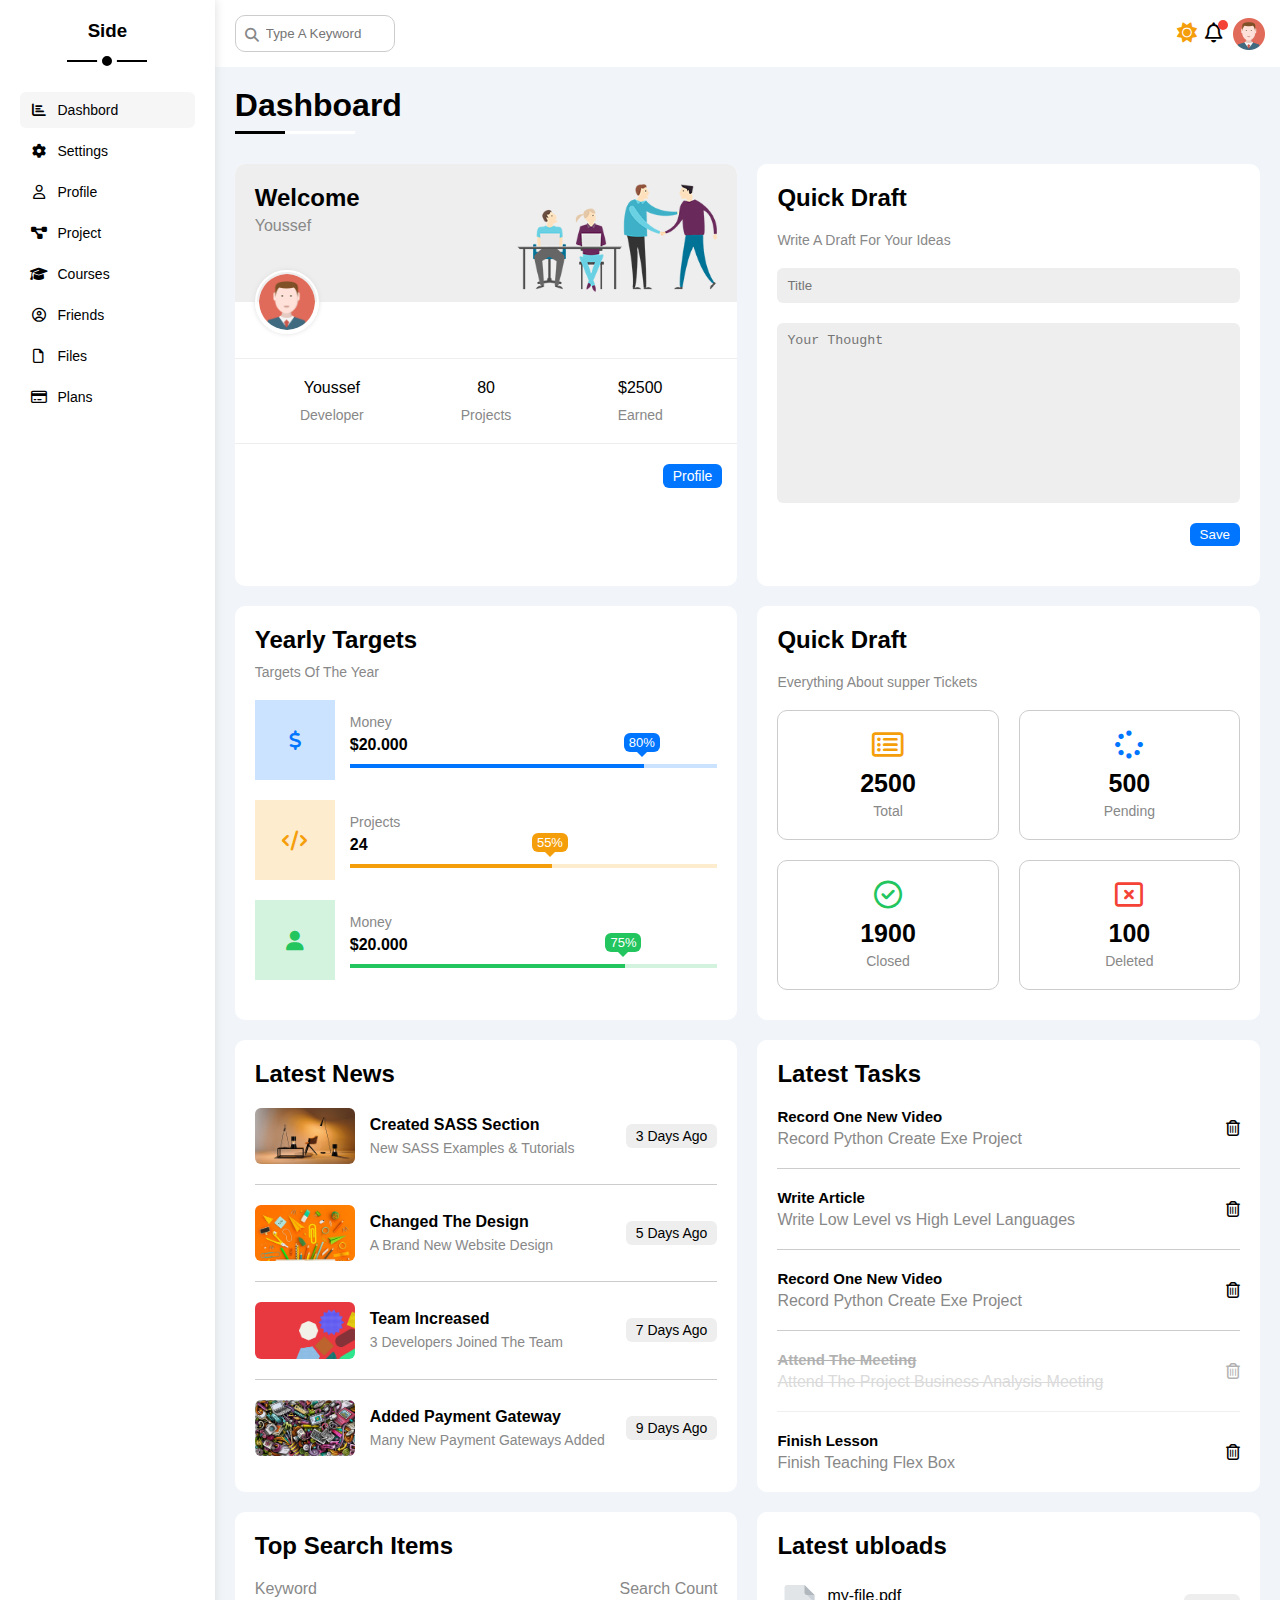
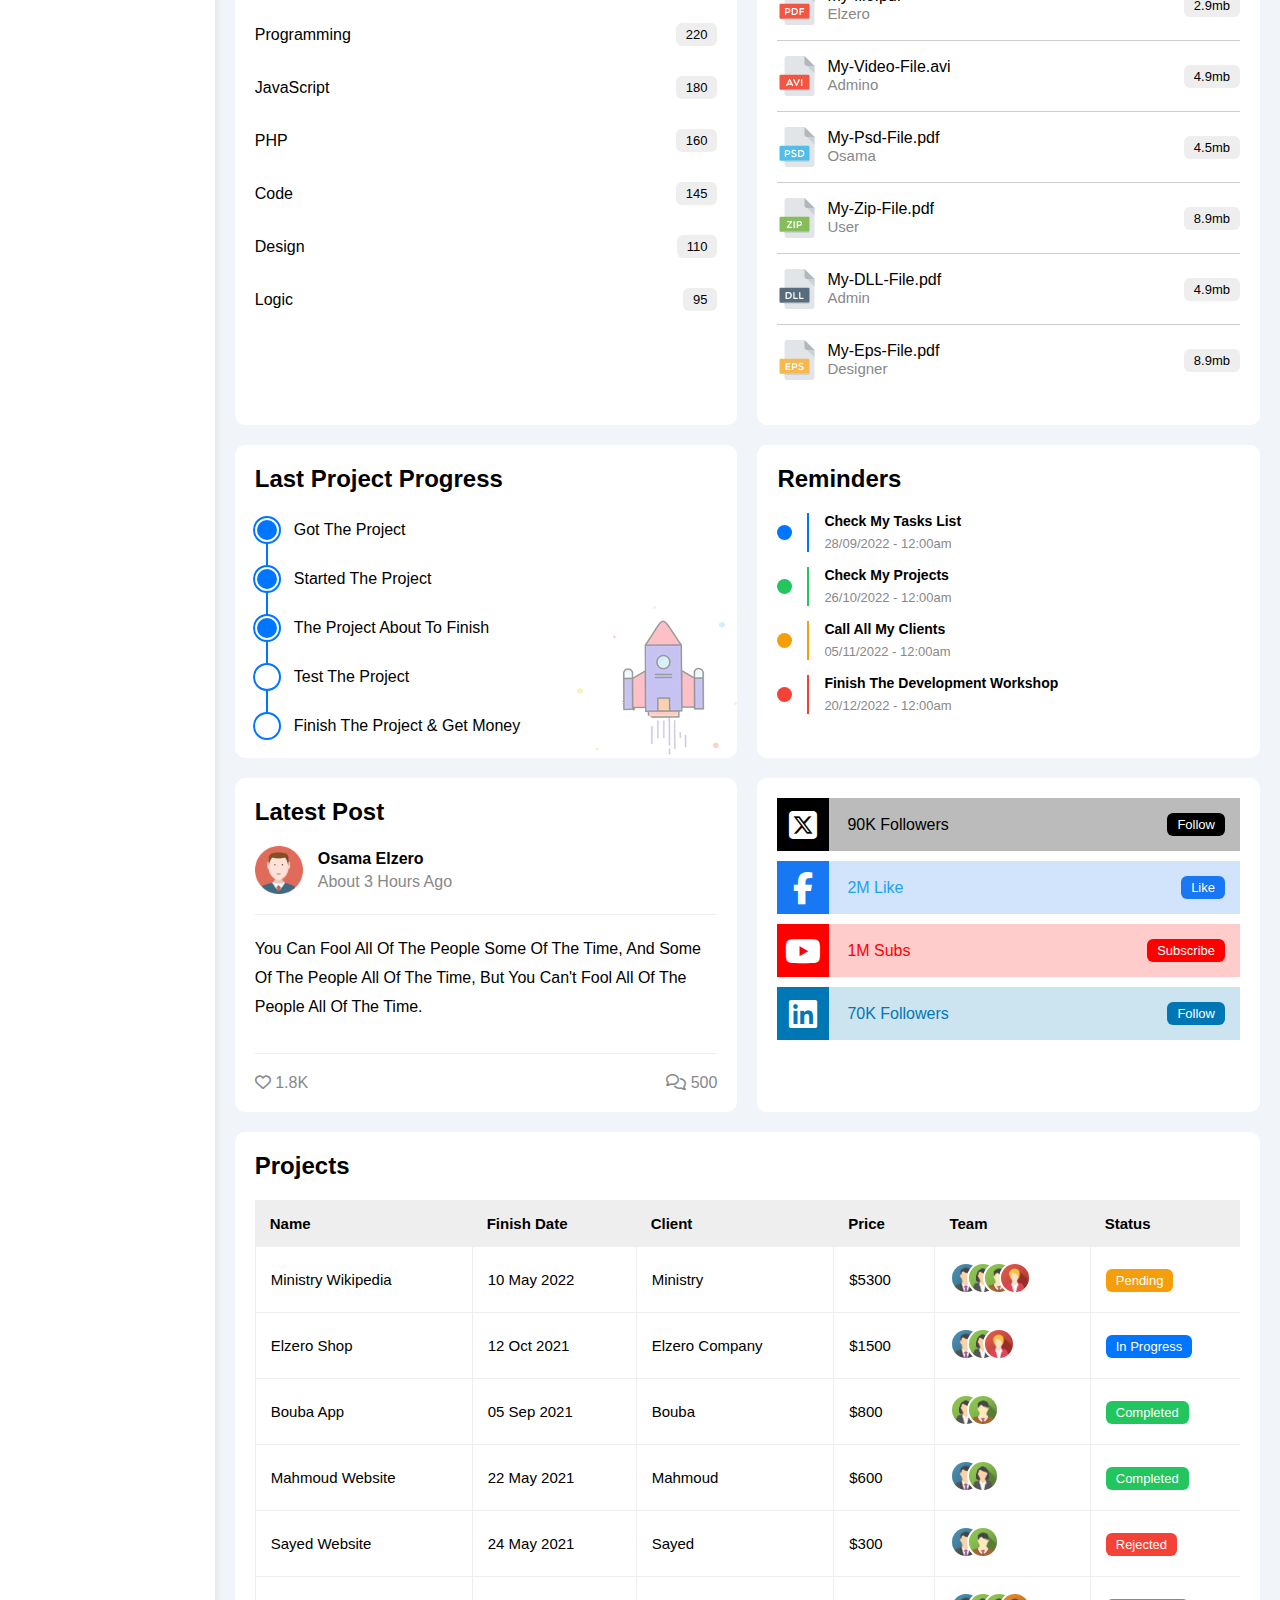
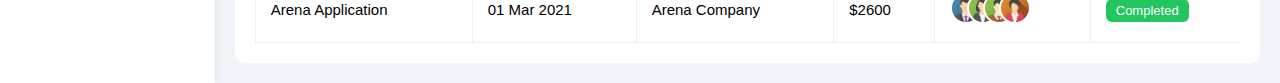
<file: index.html>
<!DOCTYPE html>
<html lang="en">
<head>
    <meta charset="UTF-8">
    <meta name="viewport" content="width=device-width, initial-scale=1.0">
    <title>Dashboard</title>
    <!-- font awesome library -->
    <link rel="stylesheet" href="css/all.min.css">
    <!-- main template css file -->
    <link rel="stylesheet" href="css/framework.css">
    <link rel="stylesheet" href="css/master.css">
    <!-- google fonts -->
    <link rel="preconnect" href="https://fonts.googleapis.com">
    <link rel="preconnect" href="https://fonts.gstatic.com" crossorigin>
    <link href="https://fonts.googleapis.com/css2?family=Cairo:wght@200..1000&display=swap" rel="stylesheet">
</head>
<body>
    <div class="page d-flex">
        <div class="sidebar bg-white p-20 p-relative">
            <h3 class="p-relative text-c mt-0">Side</h3>
            <ul>
                <li>
                    <a class="active d-flex align-center fs-14 c-black rad-6 p-10" href="index.html">
                        <i class=" fa-solid fa-chart-bar fa-fw"></i>
                        <span class="fs-14 hide-mobile">Dashbord</span>
                    </a>
                </li>
                <li>
                    <a class=" d-flex align-center fs-14 c-black rad-6 p-10" href="settings.html">
                        <i class="fa-solid fa-gear fa-fw"></i>
                        <span>Settings</span>
                    </a>
                </li>
                <li>
                    <a class=" d-flex align-center fs-14 c-black rad-6 p-10" href="profile.html">
                        <i class="fa-regular fa-user fa-fw"></i>
                        <span>Profile</span>
                    </a>
                </li>
                <li>
                    <a class=" d-flex align-center fs-14 c-black rad-6 p-10" href="project.html">
                        <i class="fa-solid fa-diagram-project fa-fw"></i>
                        <span>Project</span>
                    </a>
                </li>
                <li>
                    <a class=" d-flex align-center fs-14 c-black rad-6 p-10" href="courses.html">
                        <i class="fa-solid fa-graduation-cap fa-fw"></i>
                        <span>Courses</span>
                    </a>
                </li>
                <li>
                    <a class=" d-flex align-center fs-14 c-black rad-6 p-10" href="friends.html">
                        <i class="fa-regular fa-circle-user fa-fw"></i>
                        <span>Friends</span>
                    </a>
                </li>
                <li>
                    <a class=" d-flex align-center fs-14 c-black rad-6 p-10" href="files.html">
                        <i class="fa-regular fa-file fa-fw"></i>
                        <span>Files</span>
                    </a>
                </li>
                <li>
                    <a class=" d-flex align-center fs-14 c-black rad-6 p-10" href="plans.html">
                        <i class="fa-regular fa-credit-card fa-fw"></i>
                        <span>Plans</span>
                    </a>
                </li>
            </ul>
        </div>
        <div class="content w-full">
            <!-- Start Head -->
            <div class="head bg-white p-15 between-flex">
                <div class="search p-relative">
                    <input class="p-10" type="search" placeholder="Type A Keyword">
                </div>
                <div class="icons d-flex align-center">
                    <div class="cloud">
                        <div class="one">
                            <i class="fa-solid fa-sun"></i>
                        </div>
                        <div class="two">
                            <i class="fa-solid fa-moon"></i>
                        </div>
                    </div>
                    <span class="notifcation p-relative">
                        <i class="fa-regular fa-bell fa-lg"></i>
                    </span>
                    <img src="imgs/avatar.png" alt="">
                </div>
            </div>
            <!-- End Head -->
            <h1 class="p-relative">Dashboard</h1>
            <div class="wrapper d-grid gap-20">
                <!-- Start Welcome Widget -->
                <div class="welcome bg-white rad-10 text-c-mobile block-mobile">
                    <div class="intro d-flex bg-eee p-20 space-between">
                        <div class="text">
                            <h2 class="m-0">Welcome</h2>
                            <p class="c-grey mt-5">Youssef</p>
                        </div>
                        <img class="hide-mobile" src="imgs/welcome.png" alt="">
                    </div>
                    <img class="avatar" src="imgs/avatar.png" alt="">
                    <div class="body text-c d-flex p-20 mt-20 mb-20 block-mobile">
                        <div>Youssef <span class="d-block c-grey fs-14 mt-10">Developer</span></div>
                        <div>80 <span class="d-block c-grey fs-14 mt-10">Projects</span></div>
                        <div>$2500 <span class="d-block c-grey fs-14 mt-10">Earned</span></div>
                    </div>
                    <a href="profile.html" class="visit d-block fs-14  bg-blue c-white w-fit btn-shep">Profile</a>
                </div>
                <!-- End Welcome Widget -->
                <!-- Start Quick Draft Widget -->
                <div class="quick bg-white rad-10 p-20">
                    <h2 class="mt-0 mb-20">Quick Draft</h2>
                    <p class="mt-0 mb-20 fs-14 c-grey">Write A Draft For Your Ideas</p>
                    <form>
                        <input class="d-block bg-eee rad-6 mb-20 b-none p-10 w-full" type="text" placeholder="Title">
                        <textarea class="d-block bg-eee rad-6 mb-20 b-none p-10 w-full" placeholder="Your Thought"></textarea>
                        <input class="d-block mb-20 b-none p-10 w-fit bg-blue c-white btn-shep" type="submit" value="Save">
                    </form>
                </div>
                <!-- End Quick Draft Widget -->
                <!-- Start Target Widget -->
                <div class="target bg-white rad-10 p-20">
                    <h2 class="mt-0 mb-10">Yearly Targets</h2>
                    <p class="mt-0 mb-20 c-grey fs-14">Targets Of The Year</p>
                    <div class="target-row blue center-flex mb-20">
                        <div class="icon center-flex">
                            <i class="fa-solid fa-dollar-sign fa-lg c-blue"></i>
                        </div>
                        <div class="details">
                            <span class="m-0 c-grey fs-14">Money</span>
                            <span class="d-block mt-5 fw-bold mb-10">$20.000</span>
                            <div class="progress p-relative">
                                <span class="blue bg-blue" style="width: 80%">
                                    <span class="bg-blue c-white rad-6">80%</span>
                                </span>
                            </div>
                        </div>
                    </div>
                    <div class="target-row orange center-flex mb-20">
                        <div class="icon center-flex">
                            <i class="fa-solid fa-code fa-lg c-orange"></i>
                        </div>
                        <div class="details">
                            <span class="m-0 c-grey fs-14">Projects</span>
                            <span class="d-block mt-5 fw-bold mb-10">24</span>
                            <div class="progress p-relative">
                                <span class="orange bg-orange" style="width: 55%">
                                    <span class="bg-orange c-white rad-6">55%</span>
                                </span>
                            </div>
                        </div>
                    </div>
                    <div class="target-row green center-flex mb-20">
                        <div class="icon center-flex">
                            <i class="fa-solid fa-user fa-lg c-green"></i>
                        </div>
                        <div class="details">
                            <span class="m-0 c-grey fs-14">Money</span>
                            <span class="d-block mt-5 fw-bold mb-10">$20.000</span>
                            <div class="progress p-relative">
                                <span class="green bg-green" style="width: 75%">
                                    <span class="bg-green c-white rad-6">75%</span>
                                </span>
                            </div>
                        </div>
                    </div>
                </div>
                <!-- End Target Widget -->
                <!-- Start Tickets Widget -->
                <div class="tickets bg-white rad-10 p-20">
                    <h2 class="mt-0 mb-20">Quick Draft</h2>
                    <p class="mt-0 mb-20 fs-14 c-grey">Everything About supper Tickets</p>
                    <div class="d-flex text-c gap-20 f-wrap">
                        <div class="box p-20 rad-10 fs-14 c-grey">
                            <i class="fa-regular fa-rectangle-list fa-2x mb-10 c-orange"></i>
                            <span class="fw-bold fs-25 c-black mb-5 d-block">2500</span>
                            Total
                        </div>
                        <div class="box p-20 rad-10 fs-14 c-grey">
                            <i class="fa-solid fa-spinner fa-2x mb-10 c-blue"></i>
                            <span class="fw-bold fs-25 c-black mb-5 d-block">500</span>
                            Pending
                        </div>
                        <div class="box p-20 rad-10 fs-14 c-grey">
                            <i class="fa-regular fa-circle-check fa-2x mb-10 c-green"></i>
                            <span class="fw-bold fs-25 c-black mb-5 d-block">1900</span>
                            Closed
                        </div>
                        <div class="box p-20 rad-10 fs-14 c-grey ">
                            <i class="fa-regular fa-rectangle-xmark fa-2x mb-10 c-red"></i>
                            <span class="fw-bold fs-25 c-black mb-5 d-block">100</span>
                            Deleted
                        </div>
                    </div>
                </div>
                <!-- End Tickets Widget -->
                <!-- Start News Widget -->
                <div class="news bg-white rad-10 p-20 text-c-mobile">
                    <h2 class="mt-0 mb-20">Latest News</h2>
                    <div class="news-row d-flex align-center block-mobile">
                        <img src="imgs/news-01.png" alt="">
                        <div class="info">
                            <h3>Created SASS Section</h3>
                            <p class="m-0 c-grey fs-14">New SASS Examples & Tutorials</p>
                        </div>
                        <div class="btn-shep bg-eee fs-14 label">3 Days Ago</div>
                    </div>
                    <div class="news-row d-flex align-center block-mobile">
                        <img src="imgs/news-02.png" alt="">
                        <div class="info">
                            <h3>Changed The Design</h3>
                            <p class="m-0 c-grey fs-14">A Brand New Website Design</p>
                        </div>
                        <div class="btn-shep bg-eee fs-14 label">5 Days Ago</div>
                    </div>
                    <div class="news-row d-flex align-center block-mobile">
                        <img src="imgs/news-03.png" alt="">
                        <div class="info">
                            <h3>Team Increased</h3>
                            <p class="m-0 c-grey fs-14">3 Developers Joined The Team</p>
                        </div>
                        <div class="btn-shep bg-eee fs-14 label">7 Days Ago</div>
                    </div>
                    <div class="news-row d-flex align-center block-mobile">
                        <img src="imgs/news-04.png" alt="">
                        <div class="info">
                            <h3>Added Payment Gateway</h3>
                            <p class="m-0 c-grey fs-14">Many New Payment Gateways Added</p>
                        </div>
                        <div class="btn-shep bg-eee fs-14 label">9 Days Ago</div>
                    </div>
                </div>
                <!-- End News Widget -->  
                <!-- Start Tasks Widget -->
                <div class="tasks bg-white rad-10 p-20">
                    <h2 class="mt-0 mb-20">Latest Tasks</h2>
                    <div class="tasks-row between-flex">
                        <div class="info">
                            <h3 class="mt-0 mb-5 fs-15">Record One New Video</h3>
                            <p class="m-0 c-grey">Record Python Create Exe Project</p>
                        </div>
                        <i class="fa-regular fa-trash-can delete"></i>
                    </div>
                    <div class="tasks-row between-flex">
                        <div class="info">
                            <h3 class="mt-0 mb-5 fs-15">Write Article</h3>
                            <p class="m-0 c-grey">Write Low Level vs High Level Languages</p>
                        </div>
                        <i class="fa-regular fa-trash-can delete"></i>
                    </div>
                    <div class="tasks-row between-flex">
                        <div class="info">
                            <h3 class="mt-0 mb-5 fs-15">Record One New Video</h3>
                            <p class="m-0 c-grey">Record Python Create Exe Project</p>
                        </div>
                        <i class="fa-regular fa-trash-can delete"></i>
                    </div>
                    <div class="tasks-row between-flex done">
                        <div class="info">
                            <h3 class="mt-0 mb-5 fs-15">Attend The Meeting</h3>
                            <p class="m-0 c-grey">Attend The Project Business Analysis Meeting</p>
                        </div>
                        <i class="fa-regular fa-trash-can delete"></i>
                    </div>
                    <div class="tasks-row between-flex">
                        <div class="info">
                            <h3 class="mt-0 mb-5 fs-15">Finish Lesson</h3>
                            <p class="m-0 c-grey">Finish Teaching Flex Box</p>
                        </div>
                        <i class="fa-regular fa-trash-can delete"></i>
                    </div>
                </div>
                <!-- Start Tasks Widget -->
                <div class="search bg-white p-20 rad-10">
                    <h2 class="mt-0 mb-20">Top Search Items</h2>
                    <div class="items-head between-flex c-grey mb-10">
                        <div>Keyword</div>
                        <div>Search Count</div>
                    </div>
                    <div class="items between-flex pt-15 pb-15">
                        <span>Programming</span>
                        <span class="btn-shep bg-eee fs-13">220</span>
                    </div>
                    <div class="items between-flex pt-15 pb-15">
                        <span>JavaScript</span>
                        <span class="btn-shep bg-eee fs-13">180</span>
                    </div>
                    <div class="items between-flex pt-15 pb-15">
                        <span>PHP</span>
                        <span class="btn-shep bg-eee fs-13">160</span>
                    </div>
                    <div class="items between-flex pt-15 pb-15">
                        <span>Code</span>
                        <span class="btn-shep bg-eee fs-13">145</span>
                    </div>
                    <div class="items between-flex pt-15 pb-15">
                        <span>Design</span>
                        <span class="btn-shep bg-eee fs-13">110</span>
                    </div>
                    <div class="items between-flex pt-15 pb-15">
                        <span>Logic</span>
                        <span class="btn-shep bg-eee fs-13">95</span>
                    </div>
                </div>
                <!-- Start Search Widget -->
                <!-- Start Uploads Widget -->
                <div class="ubloads bg-white p-20 rad-10">
                    <h2 class="mt-0 mb-20">Latest ubloads</h2>
                    <ul class="m-0">
                        <li class="between-flex pb-10 mb-10">
                            <div class="d-flex align-center">
                                <img src="imgs/pdf.svg" alt="" class="mr-10">
                                <div>
                                    <span class="d-block">my-file.pdf</span>
                                    <span class="fs-15 c-grey">Elzero</span>
                                </div>
                            </div>
                            <div class="btn-shep bg-eee fs-13">2.9mb</div>
                        </li>
                        <li class="between-flex pb-10 mb-10">
                            <div class="d-flex align-center">
                                <img src="imgs/avi.svg" alt="" class="mr-10">
                                <div>
                                    <span class="d-block">My-Video-File.avi</span>
                                    <span class="fs-15 c-grey">Admino</span>
                                </div>
                            </div>
                            <div class="btn-shep bg-eee fs-13">4.9mb</div>
                        </li>
                        <li class="between-flex pb-10 mb-10">
                            <div class="d-flex align-center">
                                <img src="imgs/psd.svg" alt="" class="mr-10">
                                <div>
                                    <span class="d-block">My-Psd-File.pdf</span>
                                    <span class="fs-15 c-grey">Osama</span>
                                </div>
                            </div>
                            <div class="btn-shep bg-eee fs-13">4.5mb</div>
                        </li>
                        <li class="between-flex pb-10 mb-10">
                            <div class="d-flex align-center">
                                <img src="imgs/zip.svg" alt="" class="mr-10">
                                <div>
                                    <span class="d-block">My-Zip-File.pdf</span>
                                    <span class="fs-15 c-grey">User</span>
                                </div>
                            </div>
                            <div class="btn-shep bg-eee fs-13">8.9mb</div>
                        </li>
                        <li class="between-flex pb-10 mb-10">
                            <div class="d-flex align-center">
                                <img src="imgs/dll.svg" alt="" class="mr-10">
                                <div>
                                    <span class="d-block">My-DLL-File.pdf</span>
                                    <span class="fs-15 c-grey">Admin</span>
                                </div>
                            </div>
                            <div class="btn-shep bg-eee fs-13">4.9mb</div>
                        </li>
                        <li class="between-flex pb-10 mb-10">
                            <div class="d-flex align-center">
                                <img src="imgs/eps.svg" alt="" class="mr-10">
                                <div>
                                    <span class="d-block">My-Eps-File.pdf</span>
                                    <span class="fs-15 c-grey">Designer</span>
                                </div>
                            </div>
                            <div class="btn-shep bg-eee fs-13">8.9mb</div>
                        </li>
                    </ul>
                </div>
                <!-- End Uploads Widget -->
                <!-- start Last Project Widget -->
                <div class="last-proj bg-white p-20 rad-10 p-relative">
                    <h2 class="mt-0 mb-20">Last Project Progress</h2>
                    <ul class="m-0 p-relative">
                        <li class="done d-flex align-center mt-25">Got The Project</li>
                        <li class="done d-flex align-center mt-25">Started The Project</li>
                        <li class="done d-flex align-center mt-25">The Project About To Finish</li>
                        <li class="current d-flex align-center mt-25">Test The Project</li>
                        <li class="d-flex align-center mt-25">Finish The Project & Get Money</li>
                    </ul>
                    <img class="launch-icon hide-mobile" src="imgs/project.png" alt="">
                </div>
                <!-- End Last Project Widget -->
                <!-- Start Reminders Widget -->
                <div class="reminder bg-white p-20 rad-10">
                    <h2 class="mt-0 mb-20">Reminders</h2>
                    <ul class="m-0">
                        <li class="d-flex align-center mr-15 mt-15">
                            <span class="key rad-half mr-15 d-block bg-blue"></span>
                            <div class="blue pl-15">
                                <p class="fs-14 mt-0 mb-5 fw-bold ">Check My Tasks List</p>
                                <span class="fs-13 c-grey">28/09/2022 - 12:00am</span>
                            </div>
                        </li>
                        <li class="d-flex align-center mr-15 mt-15">
                            <span class="key rad-half mr-15 d-block bg-green"></span>
                            <div class="green pl-15">
                                <p class="fs-14 mt-0 mb-5 fw-bold ">Check My Projects</p>
                                <span class="fs-13 c-grey">26/10/2022 - 12:00am</span>
                            </div>
                        </li>
                        <li class="d-flex align-center mr-15 mt-15">
                            <span class="key rad-half mr-15 d-block bg-orange"></span>
                            <div class="orange pl-15">
                                <p class="fs-14 mt-0 mb-5 fw-bold ">Call All My Clients</p>
                                <span class="fs-13 c-grey">05/11/2022 - 12:00am</span>
                            </div>
                        </li>
                        <li class="d-flex align-center mr-15 mt-15">
                            <span class="key rad-half mr-15 d-block bg-red"></span>
                            <div class="red pl-15">
                                <p class="fs-14 mt-0 mb-5 fw-bold ">Finish The Development Workshop</p>
                                <span class="fs-13 c-grey">20/12/2022 - 12:00am</span>
                            </div>
                        </li>
                    </ul>
                </div>
                <!-- End Reminders Widget -->
                <!-- Start Latest Post Widget -->
                <div class="post rad-10 bg-white p-20 p-relative">
                    <h2 class="mt-0 mb-20">Latest Post</h2>
                    <div class="top d-flex align-center">
                        <img class="avatar mr-15" src="imgs/avatar.png" alt="">
                        <div class="info">
                            <span class="d-block fw-bold mb-5">Osama Elzero</span>
                            <span class="c-grey">About 3 Hours Ago</span>
                        </div>
                    </div>
                    <div class="content mt-20 mb-20 pt-20 pb-20 text-c-mobile ">
                        You can fool all of the people some of the time, and some of the people all of the time, but you can't fool all of the people all of the time.
                    </div>
                    <div class="stat between-flex c-grey">
                        <div>
                            <i class="fa-regular fa-heart"></i>
                            <span>1.8K</span>
                        </div>
                        <div>
                            <i class="fa-regular fa-comments"></i>
                            <span>500</span>
                        </div>
                    </div>
                </div>
                <!-- End Latest Post Widget -->
                <!-- Start Social Media Stats Widget -->
                <div class="social p-20 bg-white rad-10 p-relative">
                    <div class="box xapp mb-10 p-15 between-flex p-relative ">
                        <i class="fa-brands fa-square-x-twitter fa-2x c-white h-full center-flex"></i>
                        <span>90K Followers</span>
                        <a class="btn-shep c-white fs-13" href="https://x.com/" target="_blank">Follow</a>
                    </div>
                    <div class="box facebook  mb-10 p-15 between-flex p-relative ">
                        <i class="fa-brands fa-facebook-f fa-2x c-white h-full center-flex"></i>
                        <span>2M Like</span>
                        <a class="btn-shep c-white fs-13" href="https://www.facebook.com/" target="_blank">Like</a>
                    </div>
                    <div class="box youtube mb-10 p-15 between-flex p-relative ">
                        <i class="fa-brands fa-youtube fa-2x c-white h-full center-flex"></i>
                        <span>1M Subs</span>
                        <a class="btn-shep c-white fs-13" href="https://www.youtube.com/" target="_blank">Subscribe</a>
                    </div>
                    <div class="box linkedin mb-10 p-15 between-flex p-relative ">
                        <i class="fa-brands fa-linkedin fa-2x c-white h-full center-flex"></i>
                        <span>70K Followers</span>
                        <a class="btn-shep c-white fs-13" href="https://www.linkedin.com/" target="_blank">Follow</a>
                    </div>
                </div>
                <!-- End Social Media Stats Widget -->
            </div>
            <div class="projects bg-white rad-10 m-20 p-20">
                <h2 class="mt-0 mb-20">Projects</h2>
                <div class="responsive-table">
                    <table class="fs-15 w-full">
                        <thead>
                            <tr>
                                <td>Name</td>
                                <td>Finish Date</td>
                                <td>Client</td>
                                <td>Price</td>
                                <td>Team</td>
                                <td>Status</td>
                            </tr>
                        </thead>
                        <tbody>
                            <tr>
                                <td>Ministry Wikipedia</td>
                                <td>10 May 2022</td>
                                <td>Ministry</td>
                                <td>$5300</td>
                                <td>
                                    <img src="imgs/team-01.png" alt="">
                                    <img src="imgs/team-02.png" alt="">
                                    <img src="imgs/team-03.png" alt="">
                                    <img src="imgs/team-05.png" alt="">
                                </td>
                                <td>
                                    <span class="label btn-shep bg-orange c-white">Pending</span>
                                </td>
                            </tr>
                            <tr>
                                <td>Elzero Shop</td>
                                <td>12 Oct 2021</td>
                                <td>Elzero Company</td>
                                <td>$1500</td>
                                <td>
                                    <img src="imgs/team-01.png" alt="">
                                    <img src="imgs/team-02.png" alt="">
                                    <img src="imgs/team-05.png" alt="">
                                </td>
                                <td>
                                    <span class="label btn-shep bg-blue c-white">In Progress</span>
                                </td>
                            </tr>
                            <tr>
                                <td>Bouba App</td>
                                <td>05 Sep 2021</td>
                                <td>Bouba</td>
                                <td>$800</td>
                                <td>
                                    <img src="imgs/team-02.png" alt="">
                                    <img src="imgs/team-03.png" alt="">
                                </td>
                                <td>
                                    <span class="label btn-shep bg-green c-white">Completed</span>
                                </td>
                            </tr>
                            <tr>
                                <td>Mahmoud Website</td>
                                <td>22 May 2021</td>
                                <td>Mahmoud</td>
                                <td>$600</td>
                                <td>
                                    <img src="imgs/team-01.png" alt="">
                                    <img src="imgs/team-02.png" alt="">
                                </td>
                                <td>
                                    <span class="label btn-shep bg-green c-white">Completed</span>
                                </td>
                            </tr>
                            <tr>
                                <td>Sayed Website</td>
                                <td>24 May 2021</td>
                                <td>Sayed</td>
                                <td>$300</td>
                                <td>
                                    <img src="imgs/team-01.png" alt="" >
                                    <img src="imgs/team-03.png" alt="" >
                                </td>
                                <td>
                                    <span class="label btn-shep bg-red c-white">Rejected</span>
                                </td>
                            </tr>
                            <tr>
                                <td>Arena Application</td>
                                <td>01 Mar 2021</td>
                                <td>Arena Company</td>
                                <td>$2600</td>
                                <td>
                                    <img src="imgs/team-01.png" alt="">
                                    <img src="imgs/team-02.png" alt="">
                                    <img src="imgs/team-03.png" alt="">
                                    <img src="imgs/team-04.png" alt="">
                                </td>
                                <td>
                                    <span class="label btn-shep bg-green c-white">Completed</span>
                                </td>
                            </tr>
                        </tbody>
                    </table>
                </div>
            </div>
        </div>
    </div>
</body>
</html>
</file>
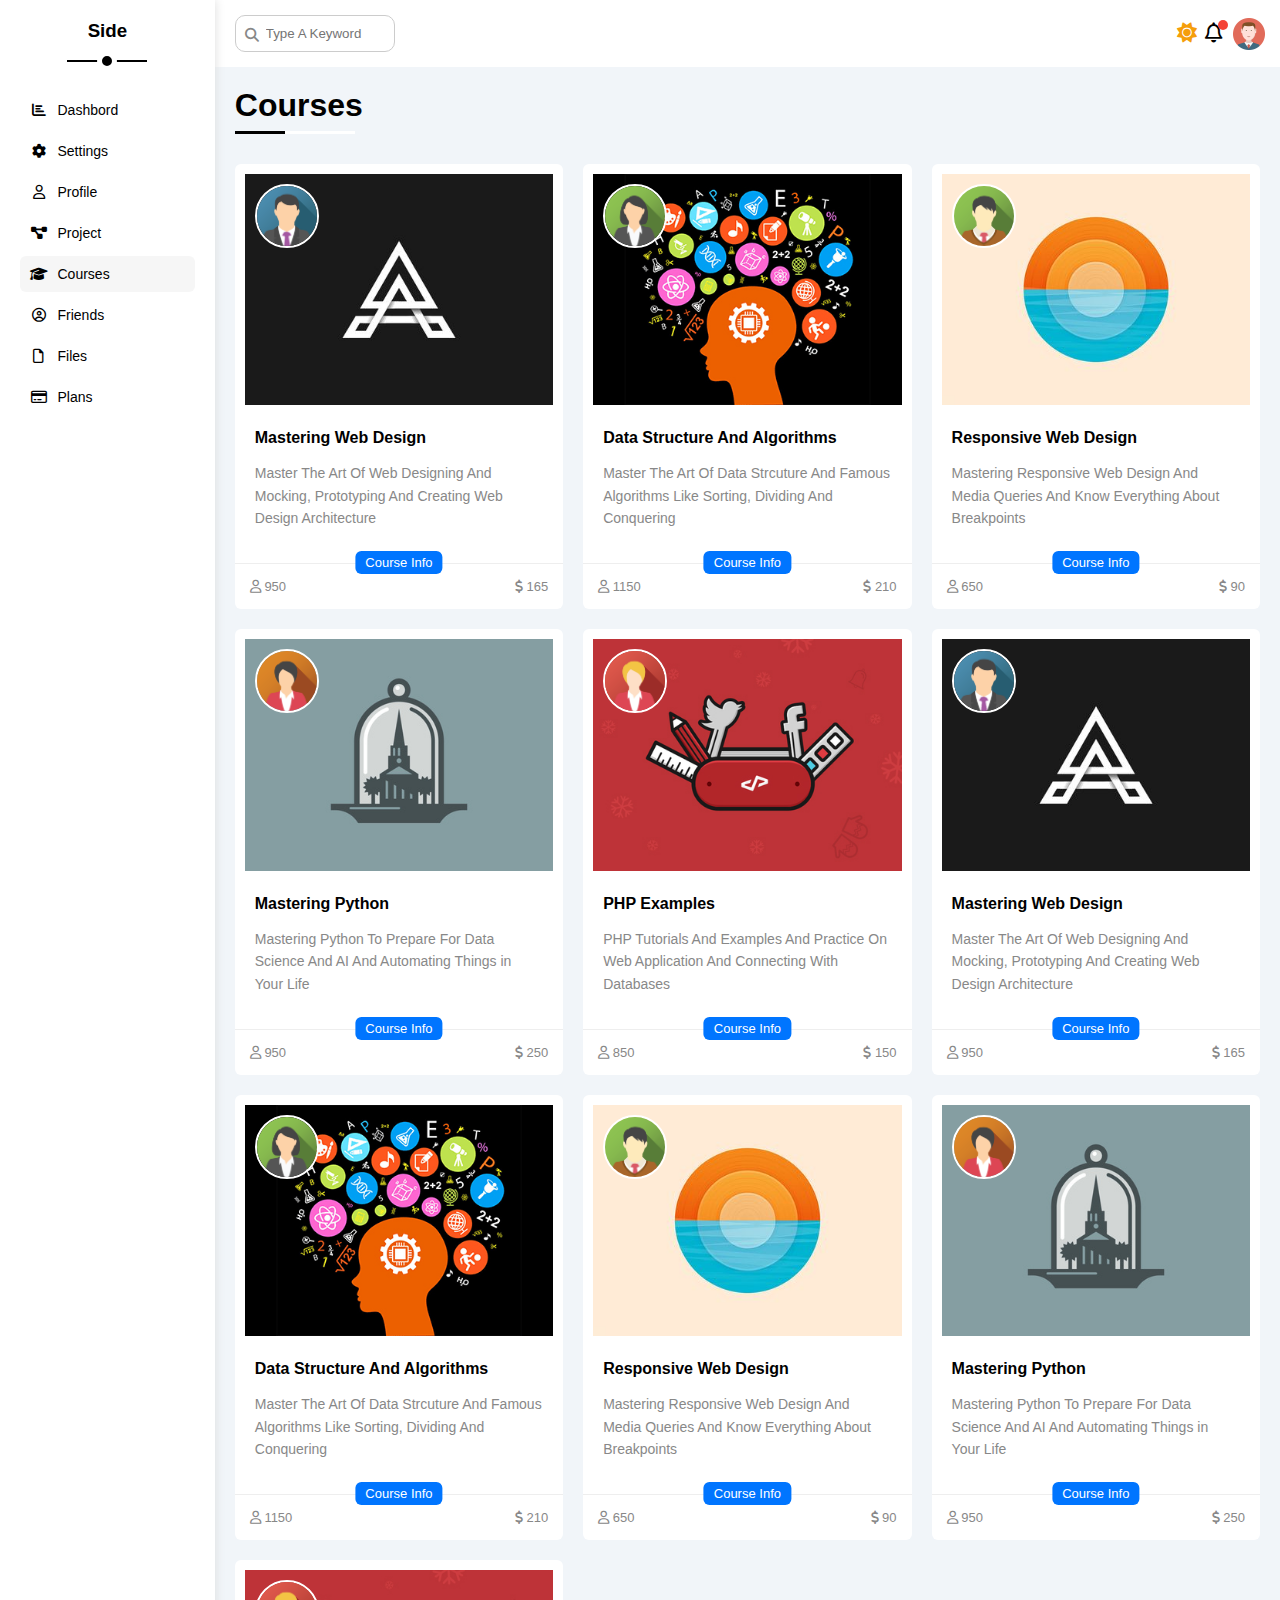
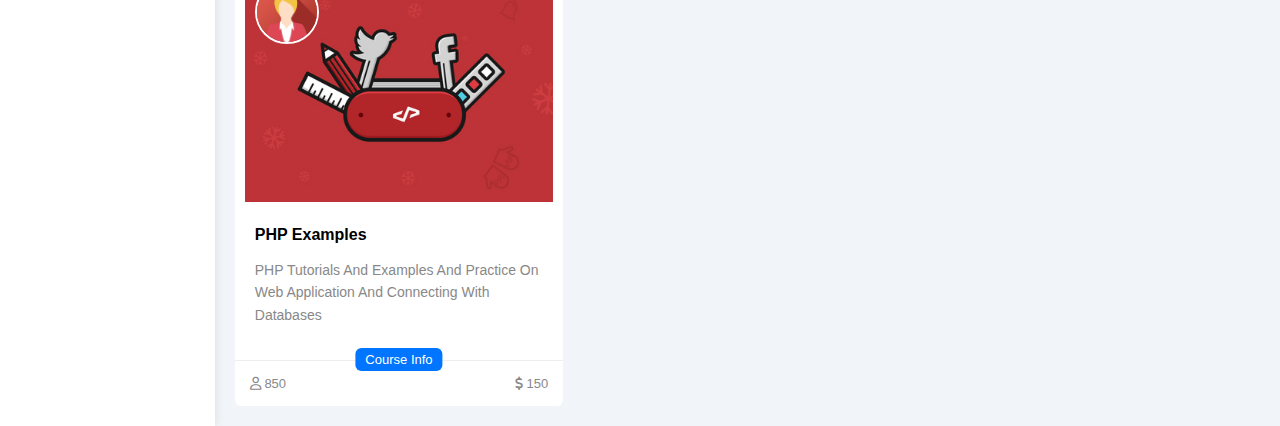
<file: courses.html>
<!DOCTYPE html>
<html lang="en">
<head>
    <meta charset="UTF-8">
    <meta name="viewport" content="width=device-width, initial-scale=1.0">
    <title>Courses</title>
    <!-- font awesome library -->
    <link rel="stylesheet" href="css/all.min.css">
    <!-- main template css file -->
    <link rel="stylesheet" href="css/framework.css">
    <link rel="stylesheet" href="css/master.css">
    <!-- google fonts -->
    <link rel="preconnect" href="https://fonts.googleapis.com">
    <link rel="preconnect" href="https://fonts.gstatic.com" crossorigin>
    <link href="https://fonts.googleapis.com/css2?family=Cairo:wght@200..1000&display=swap" rel="stylesheet">
</head>
<body>
    <div class="page d-flex">
        <div class="sidebar bg-white p-20 p-relative">
            <h3 class="p-relative text-c mt-0">Side</h3>
            <ul>
                <li>
                    <a class=" d-flex align-center fs-14 c-black rad-6 p-10" href="index.html">
                        <i class=" fa-solid fa-chart-bar fa-fw"></i>
                        <span class="fs-14 hide-mobile">Dashbord</span>
                    </a>
                </li>
                <li>
                    <a class="d-flex align-center fs-14 c-black rad-6 p-10" href="settings.html">
                        <i class="fa-solid fa-gear fa-fw"></i>
                        <span>Settings</span>
                    </a>
                </li>
                <li>
                    <a class="d-flex align-center fs-14 c-black rad-6 p-10" href="profile.html">
                        <i class="fa-regular fa-user fa-fw"></i>
                        <span>Profile</span>
                    </a>
                </li>
                <li>
                    <a class="d-flex align-center fs-14 c-black rad-6 p-10" href="project.html">
                        <i class="fa-solid fa-diagram-project fa-fw"></i>
                        <span>Project</span>
                    </a>
                </li>
                <li>
                    <a class="active d-flex align-center fs-14 c-black rad-6 p-10" href="courses.html">
                        <i class="fa-solid fa-graduation-cap fa-fw"></i>
                        <span>Courses</span>
                    </a>
                </li>
                <li>
                    <a class=" d-flex align-center fs-14 c-black rad-6 p-10" href="friends.html">
                        <i class="fa-regular fa-circle-user fa-fw"></i>
                        <span>Friends</span>
                    </a>
                </li>
                <li>
                    <a class=" d-flex align-center fs-14 c-black rad-6 p-10" href="files.html">
                        <i class="fa-regular fa-file fa-fw"></i>
                        <span>Files</span>
                    </a>
                </li>
                <li>
                    <a class=" d-flex align-center fs-14 c-black rad-6 p-10" href="plans.html">
                        <i class="fa-regular fa-credit-card fa-fw"></i>
                        <span>Plans</span>
                    </a>
                </li>
            </ul>
        </div>
        <div class="content w-full">
            <!-- Start Head -->
            <div class="head bg-white p-15 between-flex">
                <div class="search p-relative">
                    <input class="p-10" type="search" placeholder="Type A Keyword">
                </div>
                <div class="icons d-flex align-center">
                    <div class="cloud">
                        <div class="one">
                            <i class="fa-solid fa-sun"></i>
                        </div>
                        <div class="two">
                            <i class="fa-solid fa-moon"></i>
                        </div>
                    </div>
                    <span class="notifcation p-relative">
                        <i class="fa-regular fa-bell fa-lg"></i>
                    </span>
                    <img src="imgs/avatar.png" alt="">
                </div>
            </div>
            <!-- End Head -->
            <h1 class="p-relative">Courses</h1>
            <div class="courses-page d-grid gap-20 m-20">
                <div class="course bg-white rad-6 p-relative">
                    <div class="box">
                        <div class="image p-relative">
                            <img class="cover" src="imgs/course-01.jpg" alt="">
                        </div>
                    </div>
                    <img class="instructor" src="imgs/team-01.png" alt="">
                    <div class="p-20">
                        <h4 class="m-0">Mastering Web Design</h4>
                        <p class="discription fs-14 mt-15 c-grey">Master The Art Of Web Designing And Mocking, Prototyping And Creating Web Design Architecture</p>
                    </div>
                    <div class="info between-flex p-relative p-15">
                        <span class="title bg-blue btn-shep c-white">Course Info</span>
                        <span class="c-grey">
                            <i class="fa-regular fa-user"></i>
                            950
                        </span>
                        <span class="c-grey">
                            <i class="fa-solid fa-dollar-sign"></i>
                            165
                        </span>
                    </div>
                </div>
                <div class="course bg-white rad-6 p-relative">
                    <div class="box">
                        <div class="image p-relative">
                            <img class="cover" src="imgs/course-02.jpg" alt="">
                        </div>
                    </div>
                    <img class="instructor" src="imgs/team-02.png" alt="">
                    <div class="p-20">
                        <h4 class="m-0">Data Structure And Algorithms</h4>
                        <p class="discription fs-14 mt-15 c-grey">Master The Art Of Data Strcuture And Famous Algorithms Like Sorting, Dividing And Conquering</p>
                    </div>
                    <div class="info between-flex p-relative p-15">
                        <span class="title bg-blue btn-shep c-white">Course Info</span>
                        <span class="c-grey">
                            <i class="fa-regular fa-user"></i>
                            1150
                        </span>
                        <span class="c-grey">
                            <i class="fa-solid fa-dollar-sign"></i>
                            210
                        </span>
                    </div>
                </div>
                <div class="course bg-white rad-6 p-relative">
                    <div class="box">
                        <div class="image p-relative">
                            <img class="cover" src="imgs/course-03.jpg" alt="">
                        </div>
                    </div>
                    <img class="instructor" src="imgs/team-03.png" alt="">
                    <div class="p-20">
                        <h4 class="m-0">Responsive Web Design</h4>
                        <p class="discription fs-14 mt-15 c-grey">Mastering Responsive Web Design And Media Queries And Know Everything About Breakpoints</p>
                    </div>
                    <div class="info between-flex p-relative p-15">
                        <span class="title bg-blue btn-shep c-white">Course Info</span>
                        <span class="c-grey">
                            <i class="fa-regular fa-user"></i>
                            650
                        </span>
                        <span class="c-grey">
                            <i class="fa-solid fa-dollar-sign"></i>
                            90
                        </span>
                    </div>
                </div>
                <div class="course bg-white rad-6 p-relative">
                    <div class="box">
                        <div class="image p-relative">
                            <img class="cover" src="imgs/course-04.jpg" alt="">
                        </div>
                    </div>
                    <img class="instructor" src="imgs/team-04.png" alt="">
                    <div class="p-20">
                        <h4 class="m-0">Mastering Python</h4>
                        <p class="discription fs-14 mt-15 c-grey">Mastering Python To Prepare For Data Science And AI And Automating Things in Your Life</p>
                    </div>
                    <div class="info between-flex p-relative p-15">
                        <span class="title bg-blue btn-shep c-white">Course Info</span>
                        <span class="c-grey">
                            <i class="fa-regular fa-user"></i>
                            950
                        </span>
                        <span class="c-grey">
                            <i class="fa-solid fa-dollar-sign"></i>
                            250
                        </span>
                    </div>
                </div>
                <div class="course bg-white rad-6 p-relative">
                    <div class="box">
                        <div class="image p-relative">
                            <img class="cover" src="imgs/course-05.jpg" alt="">
                        </div>
                    </div>
                    <img class="instructor" src="imgs/team-05.png" alt="">
                    <div class="p-20">
                        <h4 class="m-0">PHP Examples</h4>
                        <p class="discription fs-14 mt-15 c-grey">PHP Tutorials And Examples And Practice On Web Application And Connecting With Databases</p>
                    </div>
                    <div class="info between-flex p-relative p-15">
                        <span class="title bg-blue btn-shep c-white">Course Info</span>
                        <span class="c-grey">
                            <i class="fa-regular fa-user"></i>
                            850
                        </span>
                        <span class="c-grey">
                            <i class="fa-solid fa-dollar-sign"></i>
                            150
                        </span>
                    </div>
                </div>
                <div class="course bg-white rad-6 p-relative">
                    <div class="box">
                        <div class="image p-relative">
                            <img class="cover" src="imgs/course-01.jpg" alt="">
                        </div>
                    </div>
                    <img class="instructor" src="imgs/team-01.png" alt="">
                    <div class="p-20">
                        <h4 class="m-0">Mastering Web Design</h4>
                        <p class="discription fs-14 mt-15 c-grey">Master The Art Of Web Designing And Mocking, Prototyping And Creating Web Design Architecture</p>
                    </div>
                    <div class="info between-flex p-relative p-15">
                        <span class="title bg-blue btn-shep c-white">Course Info</span>
                        <span class="c-grey">
                            <i class="fa-regular fa-user"></i>
                            950
                        </span>
                        <span class="c-grey">
                            <i class="fa-solid fa-dollar-sign"></i>
                            165
                        </span>
                    </div>
                </div>
                <div class="course bg-white rad-6 p-relative">
                    <div class="box">
                        <div class="image p-relative">
                            <img class="cover" src="imgs/course-02.jpg" alt="">
                        </div>
                    </div>
                    <img class="instructor" src="imgs/team-02.png" alt="">
                    <div class="p-20">
                        <h4 class="m-0">Data Structure And Algorithms</h4>
                        <p class="discription fs-14 mt-15 c-grey">Master The Art Of Data Strcuture And Famous Algorithms Like Sorting, Dividing And Conquering</p>
                    </div>
                    <div class="info between-flex p-relative p-15">
                        <span class="title bg-blue btn-shep c-white">Course Info</span>
                        <span class="c-grey">
                            <i class="fa-regular fa-user"></i>
                            1150
                        </span>
                        <span class="c-grey">
                            <i class="fa-solid fa-dollar-sign"></i>
                            210
                        </span>
                    </div>
                </div>
                <div class="course bg-white rad-6 p-relative">
                    <div class="box">
                        <div class="image p-relative">
                            <img class="cover" src="imgs/course-03.jpg" alt="">
                        </div>
                    </div>
                    <img class="instructor" src="imgs/team-03.png" alt="">
                    <div class="p-20">
                        <h4 class="m-0">Responsive Web Design</h4>
                        <p class="discription fs-14 mt-15 c-grey">Mastering Responsive Web Design And Media Queries And Know Everything About Breakpoints</p>
                    </div>
                    <div class="info between-flex p-relative p-15">
                        <span class="title bg-blue btn-shep c-white">Course Info</span>
                        <span class="c-grey">
                            <i class="fa-regular fa-user"></i>
                            650
                        </span>
                        <span class="c-grey">
                            <i class="fa-solid fa-dollar-sign"></i>
                            90
                        </span>
                    </div>
                </div>
                <div class="course bg-white rad-6 p-relative">
                    <div class="box">
                        <div class="image p-relative">
                            <img class="cover" src="imgs/course-04.jpg" alt="">
                        </div>
                    </div>
                    <img class="instructor" src="imgs/team-04.png" alt="">
                    <div class="p-20">
                        <h4 class="m-0">Mastering Python</h4>
                        <p class="discription fs-14 mt-15 c-grey">Mastering Python To Prepare For Data Science And AI And Automating Things in Your Life</p>
                    </div>
                    <div class="info between-flex p-relative p-15">
                        <span class="title bg-blue btn-shep c-white">Course Info</span>
                        <span class="c-grey">
                            <i class="fa-regular fa-user"></i>
                            950
                        </span>
                        <span class="c-grey">
                            <i class="fa-solid fa-dollar-sign"></i>
                            250
                        </span>
                    </div>
                </div>
                <div class="course bg-white rad-6 p-relative">
                    <div class="box">
                        <div class="image p-relative">
                            <img class="cover" src="imgs/course-05.jpg" alt="">
                        </div>
                    </div>
                    <img class="instructor" src="imgs/team-05.png" alt="">
                    <div class="p-20">
                        <h4 class="m-0">PHP Examples</h4>
                        <p class="discription fs-14 mt-15 c-grey">PHP Tutorials And Examples And Practice On Web Application And Connecting With Databases</p>
                    </div>
                    <div class="info between-flex p-relative p-15">
                        <span class="title bg-blue btn-shep c-white">Course Info</span>
                        <span class="c-grey">
                            <i class="fa-regular fa-user"></i>
                            850
                        </span>
                        <span class="c-grey">
                            <i class="fa-solid fa-dollar-sign"></i>
                            150
                        </span>
                    </div>
                </div>
            </div>
        </div>
    </div>
</body>
</html>
</file>
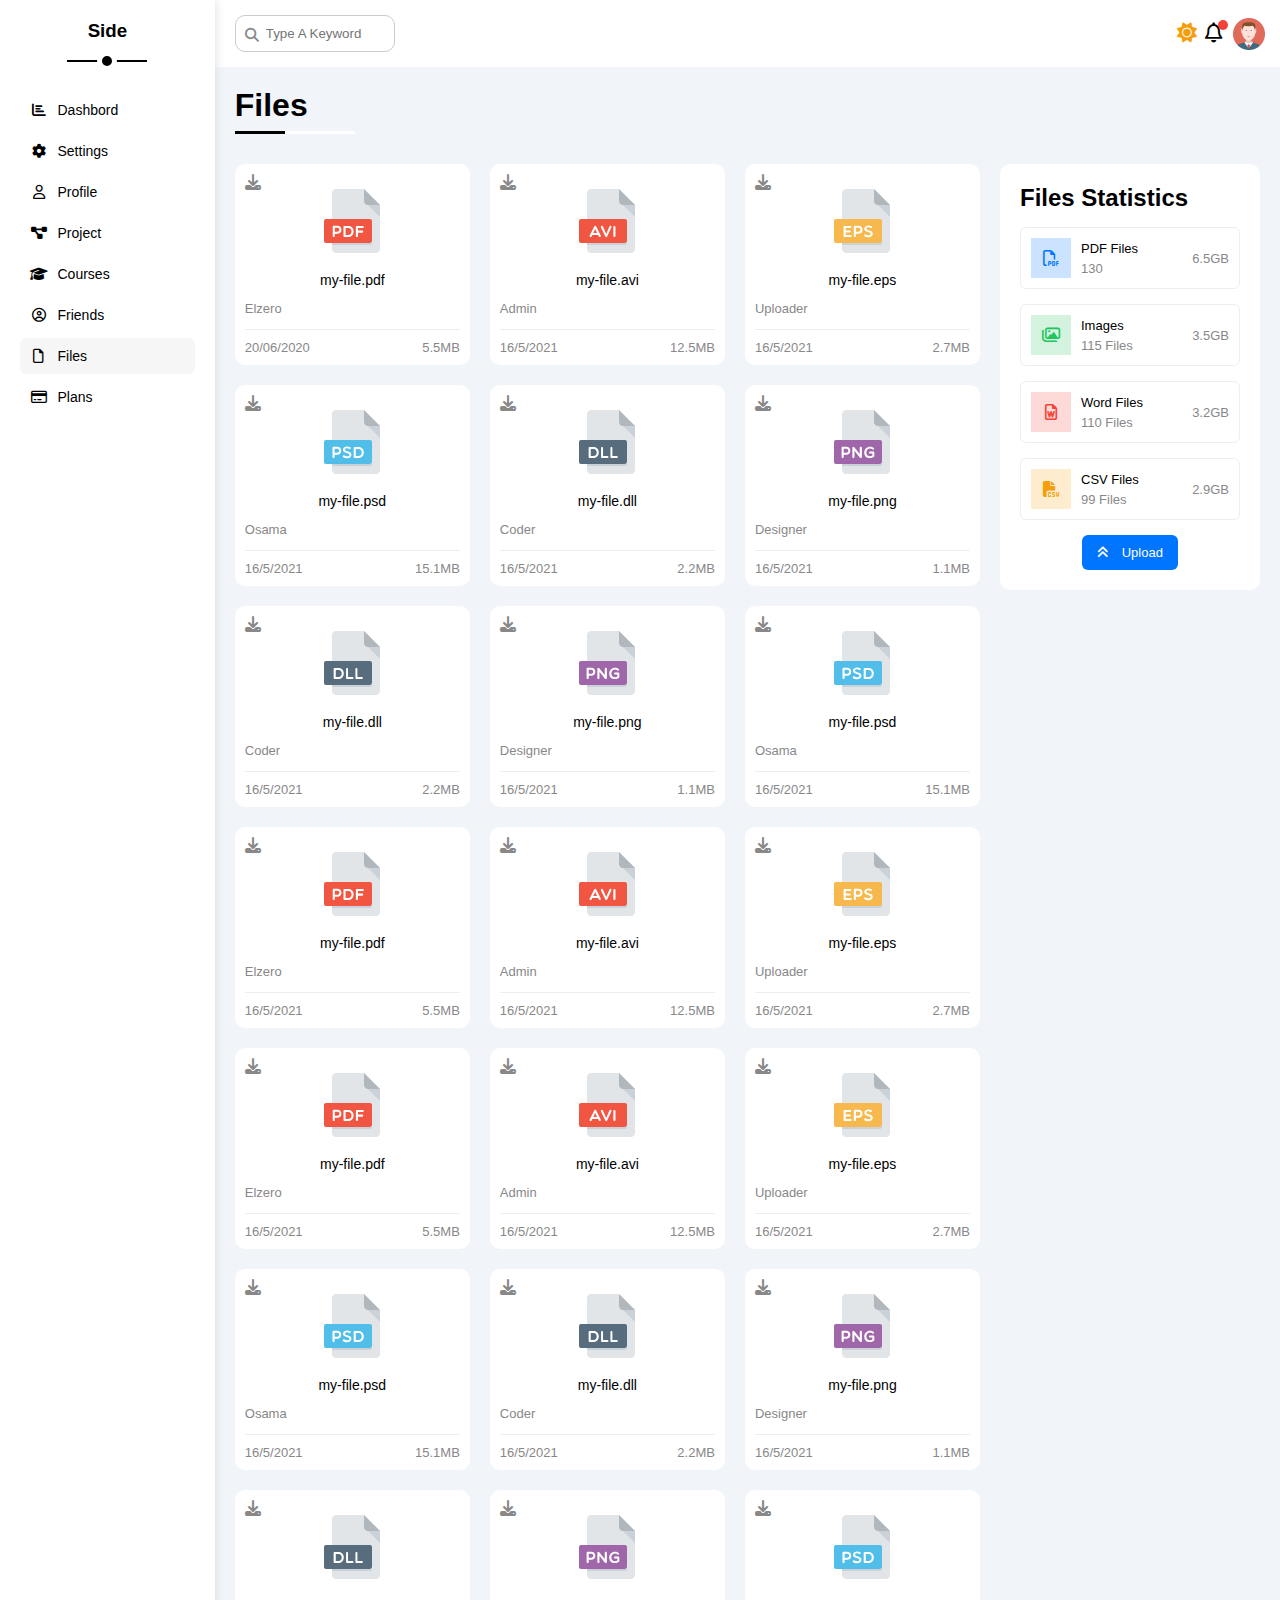
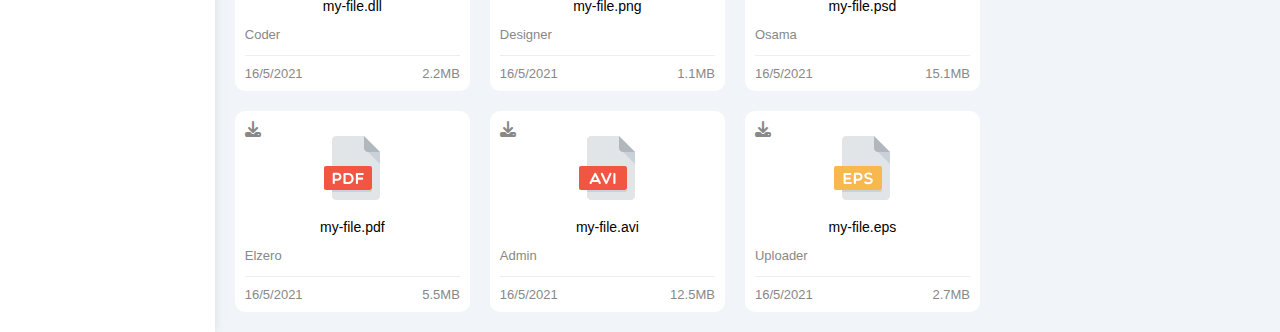
<file: files.html>
<!DOCTYPE html>
<html lang="en">

<head>
    <meta charset="UTF-8">
    <meta name="viewport" content="width=device-width, initial-scale=1.0">
    <title>Files</title>
    <!-- font awesome library -->
    <link rel="stylesheet" href="css/all.min.css">
    <!-- main template css file -->
    <link rel="stylesheet" href="css/framework.css">
    <link rel="stylesheet" href="css/master.css">
    <!-- google fonts -->
    <link rel="preconnect" href="https://fonts.googleapis.com">
    <link rel="preconnect" href="https://fonts.gstatic.com" crossorigin>
    <link href="https://fonts.googleapis.com/css2?family=Cairo:wght@200..1000&display=swap" rel="stylesheet">
</head>

<body>
    <div class="page d-flex">
        <div class="sidebar bg-white p-20 p-relative">
            <h3 class="p-relative text-c mt-0">Side</h3>
            <ul>
                <li>
                    <a class=" d-flex align-center fs-14 c-black rad-6 p-10" href="index.html">
                        <i class=" fa-solid fa-chart-bar fa-fw"></i>
                        <span class="fs-14 hide-mobile">Dashbord</span>
                    </a>
                </li>
                <li>
                    <a class="d-flex align-center fs-14 c-black rad-6 p-10" href="settings.html">
                        <i class="fa-solid fa-gear fa-fw"></i>
                        <span>Settings</span>
                    </a>
                </li>
                <li>
                    <a class="d-flex align-center fs-14 c-black rad-6 p-10" href="profile.html">
                        <i class="fa-regular fa-user fa-fw"></i>
                        <span>Profile</span>
                    </a>
                </li>
                <li>
                    <a class="d-flex align-center fs-14 c-black rad-6 p-10" href="project.html">
                        <i class="fa-solid fa-diagram-project fa-fw"></i>
                        <span>Project</span>
                    </a>
                </li>
                <li>
                    <a class="d-flex align-center fs-14 c-black rad-6 p-10" href="courses.html">
                        <i class="fa-solid fa-graduation-cap fa-fw"></i>
                        <span>Courses</span>
                    </a>
                </li>
                <li>
                    <a class="d-flex align-center fs-14 c-black rad-6 p-10" href="friends.html">
                        <i class="fa-regular fa-circle-user fa-fw"></i>
                        <span>Friends</span>
                    </a>
                </li>
                <li>
                    <a class="active d-flex align-center fs-14 c-black rad-6 p-10" href="files.html">
                        <i class="fa-regular fa-file fa-fw"></i>
                        <span>Files</span>
                    </a>
                </li>
                <li>
                    <a class=" d-flex align-center fs-14 c-black rad-6 p-10" href="plans.html">
                        <i class="fa-regular fa-credit-card fa-fw"></i>
                        <span>Plans</span>
                    </a>
                </li>
            </ul>
        </div>
        <div class="content w-full">
            <!-- Start Head -->
            <div class="head bg-white p-15 between-flex">
                <div class="search p-relative">
                    <input class="p-10" type="search" placeholder="Type A Keyword">
                </div>
                <div class="icons d-flex align-center">
                    <div class="cloud">
                        <div class="one">
                            <i class="fa-solid fa-sun"></i>
                        </div>
                        <div class="two">
                            <i class="fa-solid fa-moon"></i>
                        </div>
                    </div>
                    <span class="notifcation p-relative">
                        <i class="fa-regular fa-bell fa-lg"></i>
                    </span>
                    <img src="imgs/avatar.png" alt="">
                </div>
            </div>
            <!-- End Head -->
            <h1 class="p-relative">Files</h1>
            <div class="files-page d-flex gap-20 m-20">
                <div class="files-stat p-20 bg-white rad-10">
                    <h2 class="mt-0 mb-15 text-c-mobile">Files Statistics</h2>
                    <div class="d-flex align-center bor-eee rad-6 fs-13 p-10 mb-15">
                        <i class="fa-regular fa-file-pdf fa-lg blue center-flex c-blue icon"></i>
                        <div class="info">
                            <span>PDF Files</span>
                            <span class="d-block c-grey mt-5">130</span>
                        </div>
                        <div class="size c-grey">6.5GB</div>
                    </div>
                    <div class="d-flex align-center bor-eee rad-6 fs-13 p-10 mb-15">
                        <i class="fa-regular fa-images fa-lg green center-flex c-green icon"></i>
                        <div class="info">
                            <span>Images</span>
                            <span class="d-block c-grey mt-5">115 Files</span>
                        </div>
                        <div class="size c-grey">3.5GB</div>
                    </div>
                    <div class="d-flex align-center bor-eee rad-6 fs-13 p-10 mb-15">
                        <i class="fa-regular fa-file-word fa-lg red center-flex c-red icon"></i>
                        <div class="info">
                            <span>Word Files</span>
                            <span class="d-block c-grey mt-5">110 Files</span>
                        </div>
                        <div class="size c-grey">3.2GB</div>
                    </div>
                    <div class="d-flex align-center bor-eee rad-6 fs-13 p-10 mb-15">
                        <i class="fa-solid fa-file-csv fa-lg orange center-flex c-orange icon"></i>
                        <div class="info">
                            <span>CSV Files</span>
                            <span class="d-block c-grey mt-5">99 Files</span>
                        </div>
                        <div class="size c-grey">2.9GB</div>
                    </div>
                    <a href="#" class="upload bg-blue c-white fs-13 rad-6 d-block w-fit">
                        <i class="fa-solid fa-angles-up mr-10"></i>
                        Upload
                    </a>
                </div>
                <div class="files-content d-grid gap-20">
                    <div class="file bg-white p-10 rad-10">
                        <i class="fa-solid fa-download c-grey p-absolute"></i>
                        <div class="icon text-c">
                            <img class="mt-15 mb-15" src="imgs/pdf.svg" alt="">
                        </div>
                        <div class="text-c mb-10 fs-14">my-file.pdf</div>
                        <p class="c-grey fs-13">Elzero</p>
                        <div class="info between-flex mt-10 pt-10 fs-13 c-grey">
                            <span>20/06/2020</span>
                            <span>5.5MB</span>
                        </div>
                    </div>
                    <div class="file bg-white p-10 rad-10">
                        <i class="fa-solid fa-download c-grey p-absolute"></i>
                        <div class="icon text-c">
                            <img class="mt-15 mb-15" src="imgs/avi.svg" alt="" />
                        </div>
                        <div class="text-c mb-10 fs-14">my-file.avi</div>
                        <p class="c-grey fs-13">Admin</p>
                        <div class="info between-flex mt-10 pt-10 fs-13 c-grey">
                            <span>16/5/2021</span>
                            <span>12.5MB</span>
                        </div>
                    </div>
                    <div class="file bg-white p-10 rad-10">
                        <i class="fa-solid fa-download c-grey p-absolute"></i>
                        <div class="icon text-c">
                            <img class="mt-15 mb-15" src="imgs/eps.svg" alt="" />
                        </div>
                        <div class="text-c mb-10 fs-14">my-file.eps</div>
                        <p class="c-grey fs-13">Uploader</p>
                        <div class="info between-flex mt-10 pt-10 fs-13 c-grey">
                            <span>16/5/2021</span>
                            <span>2.7MB</span>
                        </div>
                    </div>
                    <div class="file bg-white p-10 rad-10">
                        <i class="fa-solid fa-download c-grey p-absolute"></i>
                        <div class="icon text-c">
                            <img class="mt-15 mb-15" src="imgs/psd.svg" alt="" />
                        </div>
                        <div class="text-c mb-10 fs-14">my-file.psd</div>
                        <p class="c-grey fs-13">Osama</p>
                        <div class="info between-flex mt-10 pt-10 fs-13 c-grey">
                            <span>16/5/2021</span>
                            <span>15.1MB</span>
                        </div>
                    </div>
                    <div class="file bg-white p-10 rad-10">
                        <i class="fa-solid fa-download c-grey p-absolute"></i>
                        <div class="icon text-c">
                            <img class="mt-15 mb-15" src="imgs/dll.svg" alt="" />
                        </div>
                        <div class="text-c mb-10 fs-14">my-file.dll</div>
                        <p class="c-grey fs-13">Coder</p>
                        <div class="info between-flex mt-10 pt-10 fs-13 c-grey">
                            <span>16/5/2021</span>
                            <span>2.2MB</span>
                        </div>
                    </div>
                    <div class="file bg-white p-10 rad-10">
                        <i class="fa-solid fa-download c-grey p-absolute"></i>
                        <div class="icon text-c">
                            <img class="mt-15 mb-15" src="imgs/png.svg" alt="" />
                        </div>
                        <div class="text-c mb-10 fs-14">my-file.png</div>
                        <p class="c-grey fs-13">Designer</p>
                        <div class="info between-flex mt-10 pt-10 fs-13 c-grey">
                            <span>16/5/2021</span>
                            <span>1.1MB</span>
                        </div>
                    </div>
                    <div class="file bg-white p-10 rad-10">
                        <i class="fa-solid fa-download c-grey p-absolute"></i>
                        <div class="icon text-c">
                            <img class="mt-15 mb-15" src="imgs/dll.svg" alt="" />
                        </div>
                        <div class="text-c mb-10 fs-14">my-file.dll</div>
                        <p class="c-grey fs-13">Coder</p>
                        <div class="info between-flex mt-10 pt-10 fs-13 c-grey">
                            <span>16/5/2021</span>
                            <span>2.2MB</span>
                        </div>
                    </div>
                    <div class="file bg-white p-10 rad-10">
                        <i class="fa-solid fa-download c-grey p-absolute"></i>
                        <div class="icon text-c">
                            <img class="mt-15 mb-15" src="imgs/png.svg" alt="" />
                        </div>
                        <div class="text-c mb-10 fs-14">my-file.png</div>
                        <p class="c-grey fs-13">Designer</p>
                        <div class="info between-flex mt-10 pt-10 fs-13 c-grey">
                            <span>16/5/2021</span>
                            <span>1.1MB</span>
                        </div>
                    </div>
                    <div class="file bg-white p-10 rad-10">
                        <i class="fa-solid fa-download c-grey p-absolute"></i>
                        <div class="icon text-c">
                            <img class="mt-15 mb-15" src="imgs/psd.svg" alt="" />
                        </div>
                        <div class="text-c mb-10 fs-14">my-file.psd</div>
                        <p class="c-grey fs-13">Osama</p>
                        <div class="info between-flex mt-10 pt-10 fs-13 c-grey">
                            <span>16/5/2021</span>
                            <span>15.1MB</span>
                        </div>
                    </div>
                    <div class="file bg-white p-10 rad-10">
                        <i class="fa-solid fa-download c-grey p-absolute"></i>
                        <div class="icon text-c">
                            <img class="mt-15 mb-15" src="imgs/pdf.svg" alt="" />
                        </div>
                        <div class="text-c mb-10 fs-14">my-file.pdf</div>
                        <p class="c-grey fs-13">Elzero</p>
                        <div class="info between-flex mt-10 pt-10 fs-13 c-grey">
                            <span>16/5/2021</span>
                            <span>5.5MB</span>
                        </div>
                    </div>
                    <div class="file bg-white p-10 rad-10">
                        <i class="fa-solid fa-download c-grey p-absolute"></i>
                        <div class="icon text-c">
                            <img class="mt-15 mb-15" src="imgs/avi.svg" alt="" />
                        </div>
                        <div class="text-c mb-10 fs-14">my-file.avi</div>
                        <p class="c-grey fs-13">Admin</p>
                        <div class="info between-flex mt-10 pt-10 fs-13 c-grey">
                            <span>16/5/2021</span>
                            <span>12.5MB</span>
                        </div>
                    </div>
                    <div class="file bg-white p-10 rad-10">
                        <i class="fa-solid fa-download c-grey p-absolute"></i>
                        <div class="icon text-c">
                            <img class="mt-15 mb-15" src="imgs/eps.svg" alt="" />
                        </div>
                        <div class="text-c mb-10 fs-14">my-file.eps</div>
                        <p class="c-grey fs-13">Uploader</p>
                        <div class="info between-flex mt-10 pt-10 fs-13 c-grey">
                            <span>16/5/2021</span>
                            <span>2.7MB</span>
                        </div>
                    </div>
                    <div class="file bg-white p-10 rad-10">
                        <i class="fa-solid fa-download c-grey p-absolute"></i>
                        <div class="icon text-c">
                            <img class="mt-15 mb-15" src="imgs/pdf.svg" alt="" />
                        </div>
                        <div class="text-c mb-10 fs-14">my-file.pdf</div>
                        <p class="c-grey fs-13">Elzero</p>
                        <div class="info between-flex mt-10 pt-10 fs-13 c-grey">
                            <span>16/5/2021</span>
                            <span>5.5MB</span>
                        </div>
                    </div>
                    <div class="file bg-white p-10 rad-10">
                        <i class="fa-solid fa-download c-grey p-absolute"></i>
                        <div class="icon text-c">
                            <img class="mt-15 mb-15" src="imgs/avi.svg" alt="" />
                        </div>
                        <div class="text-c mb-10 fs-14">my-file.avi</div>
                        <p class="c-grey fs-13">Admin</p>
                        <div class="info between-flex mt-10 pt-10 fs-13 c-grey">
                            <span>16/5/2021</span>
                            <span>12.5MB</span>
                        </div>
                    </div>
                    <div class="file bg-white p-10 rad-10">
                        <i class="fa-solid fa-download c-grey p-absolute"></i>
                        <div class="icon text-c">
                            <img class="mt-15 mb-15" src="imgs/eps.svg" alt="" />
                        </div>
                        <div class="text-c mb-10 fs-14">my-file.eps</div>
                        <p class="c-grey fs-13">Uploader</p>
                        <div class="info between-flex mt-10 pt-10 fs-13 c-grey">
                            <span>16/5/2021</span>
                            <span>2.7MB</span>
                        </div>
                    </div>
                    <div class="file bg-white p-10 rad-10">
                        <i class="fa-solid fa-download c-grey p-absolute"></i>
                        <div class="icon text-c">
                            <img class="mt-15 mb-15" src="imgs/psd.svg" alt="" />
                        </div>
                        <div class="text-c mb-10 fs-14">my-file.psd</div>
                        <p class="c-grey fs-13">Osama</p>
                        <div class="info between-flex mt-10 pt-10 fs-13 c-grey">
                            <span>16/5/2021</span>
                            <span>15.1MB</span>
                        </div>
                    </div>
                    <div class="file bg-white p-10 rad-10">
                        <i class="fa-solid fa-download c-grey p-absolute"></i>
                        <div class="icon text-c">
                            <img class="mt-15 mb-15" src="imgs/dll.svg" alt="" />
                        </div>
                        <div class="text-c mb-10 fs-14">my-file.dll</div>
                        <p class="c-grey fs-13">Coder</p>
                        <div class="info between-flex mt-10 pt-10 fs-13 c-grey">
                            <span>16/5/2021</span>
                            <span>2.2MB</span>
                        </div>
                    </div>
                    <div class="file bg-white p-10 rad-10">
                        <i class="fa-solid fa-download c-grey p-absolute"></i>
                        <div class="icon text-c">
                            <img class="mt-15 mb-15" src="imgs/png.svg" alt="" />
                        </div>
                        <div class="text-c mb-10 fs-14">my-file.png</div>
                        <p class="c-grey fs-13">Designer</p>
                        <div class="info between-flex mt-10 pt-10 fs-13 c-grey">
                            <span>16/5/2021</span>
                            <span>1.1MB</span>
                        </div>
                    </div>
                    <div class="file bg-white p-10 rad-10">
                        <i class="fa-solid fa-download c-grey p-absolute"></i>
                        <div class="icon text-c">
                            <img class="mt-15 mb-15" src="imgs/dll.svg" alt="" />
                        </div>
                        <div class="text-c mb-10 fs-14">my-file.dll</div>
                        <p class="c-grey fs-13">Coder</p>
                        <div class="info between-flex mt-10 pt-10 fs-13 c-grey">
                            <span>16/5/2021</span>
                            <span>2.2MB</span>
                        </div>
                    </div>
                    <div class="file bg-white p-10 rad-10">
                        <i class="fa-solid fa-download c-grey p-absolute"></i>
                        <div class="icon text-c">
                            <img class="mt-15 mb-15" src="imgs/png.svg" alt="" />
                        </div>
                        <div class="text-c mb-10 fs-14">my-file.png</div>
                        <p class="c-grey fs-13">Designer</p>
                        <div class="info between-flex mt-10 pt-10 fs-13 c-grey">
                            <span>16/5/2021</span>
                            <span>1.1MB</span>
                        </div>
                    </div>
                    <div class="file bg-white p-10 rad-10">
                        <i class="fa-solid fa-download c-grey p-absolute"></i>
                        <div class="icon text-c">
                            <img class="mt-15 mb-15" src="imgs/psd.svg" alt="" />
                        </div>
                        <div class="text-c mb-10 fs-14">my-file.psd</div>
                        <p class="c-grey fs-13">Osama</p>
                        <div class="info between-flex mt-10 pt-10 fs-13 c-grey">
                            <span>16/5/2021</span>
                            <span>15.1MB</span>
                        </div>
                    </div>
                    <div class="file bg-white p-10 rad-10">
                        <i class="fa-solid fa-download c-grey p-absolute"></i>
                        <div class="icon text-c">
                            <img class="mt-15 mb-15" src="imgs/pdf.svg" alt="" />
                        </div>
                        <div class="text-c mb-10 fs-14">my-file.pdf</div>
                        <p class="c-grey fs-13">Elzero</p>
                        <div class="info between-flex mt-10 pt-10 fs-13 c-grey">
                            <span>16/5/2021</span>
                            <span>5.5MB</span>
                        </div>
                    </div>
                    <div class="file bg-white p-10 rad-10">
                        <i class="fa-solid fa-download c-grey p-absolute"></i>
                        <div class="icon text-c">
                            <img class="mt-15 mb-15" src="imgs/avi.svg" alt="" />
                        </div>
                        <div class="text-c mb-10 fs-14">my-file.avi</div>
                        <p class="c-grey fs-13">Admin</p>
                        <div class="info between-flex mt-10 pt-10 fs-13 c-grey">
                            <span>16/5/2021</span>
                            <span>12.5MB</span>
                        </div>
                    </div>
                    <div class="file bg-white p-10 rad-10">
                        <i class="fa-solid fa-download c-grey p-absolute"></i>
                        <div class="icon text-c">
                            <img class="mt-15 mb-15" src="imgs/eps.svg" alt="" />
                        </div>
                        <div class="text-c mb-10 fs-14">my-file.eps</div>
                        <p class="c-grey fs-13">Uploader</p>
                        <div class="info between-flex mt-10 pt-10 fs-13 c-grey">
                            <span>16/5/2021</span>
                            <span>2.7MB</span>
                        </div>
                    </div>
                </div>
            </div>
        </div>
</body>

</html>
</file>
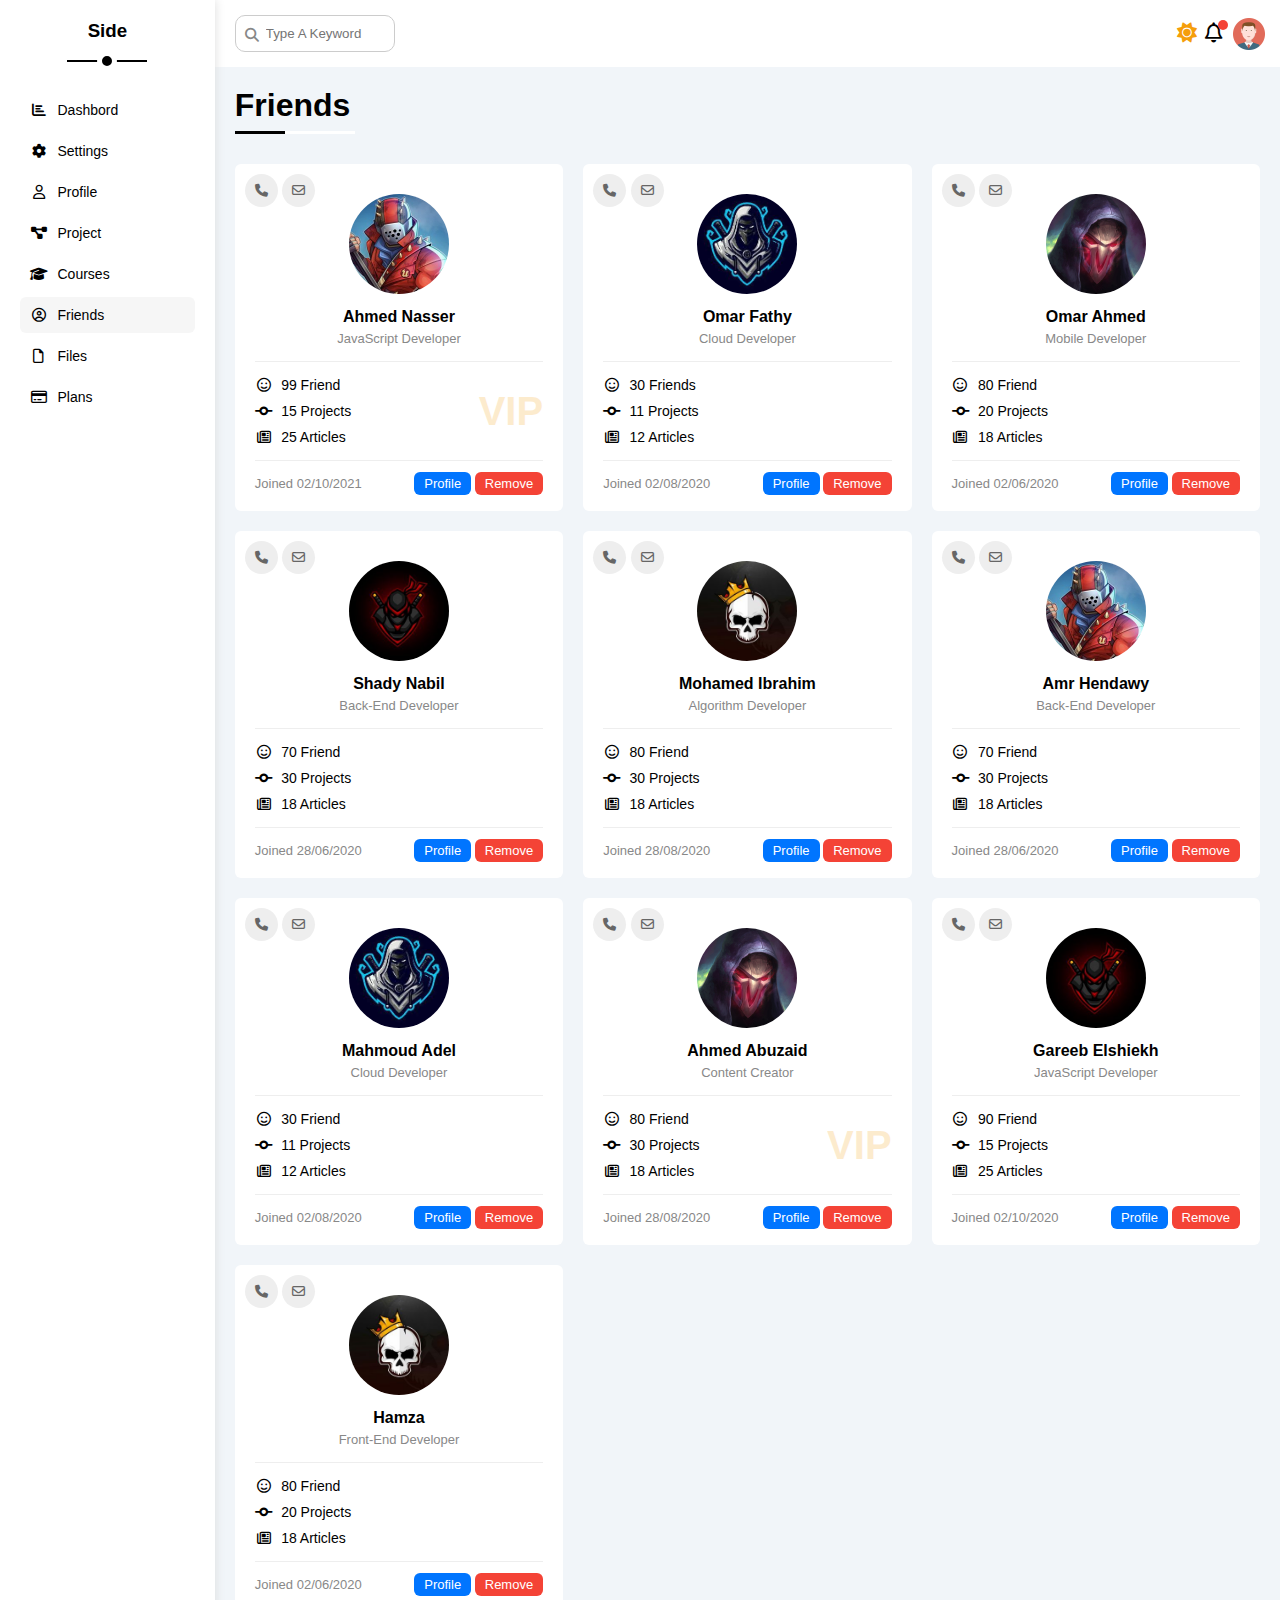
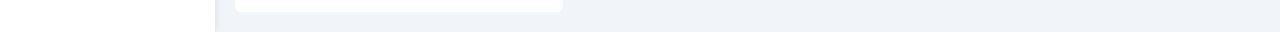
<file: friends.html>
<!DOCTYPE html>
<html lang="en">
<head>
    <meta charset="UTF-8">
    <meta name="viewport" content="width=device-width, initial-scale=1.0">
    <title>Friends</title>
    <!-- font awesome library -->
    <link rel="stylesheet" href="css/all.min.css">
    <!-- main template css file -->
    <link rel="stylesheet" href="css/framework.css">
    <link rel="stylesheet" href="css/master.css">
    <!-- google fonts -->
    <link rel="preconnect" href="https://fonts.googleapis.com">
    <link rel="preconnect" href="https://fonts.gstatic.com" crossorigin>
    <link href="https://fonts.googleapis.com/css2?family=Cairo:wght@200..1000&display=swap" rel="stylesheet">
</head>
<body>
    <div class="page d-flex">
        <div class="sidebar bg-white p-20 p-relative">
            <h3 class="p-relative text-c mt-0">Side</h3>
            <ul>
                <li>
                    <a class=" d-flex align-center fs-14 c-black rad-6 p-10" href="index.html">
                        <i class=" fa-solid fa-chart-bar fa-fw"></i>
                        <span class="fs-14 hide-mobile">Dashbord</span>
                    </a>
                </li>
                <li>
                    <a class="d-flex align-center fs-14 c-black rad-6 p-10" href="settings.html">
                        <i class="fa-solid fa-gear fa-fw"></i>
                        <span>Settings</span>
                    </a>
                </li>
                <li>
                    <a class="d-flex align-center fs-14 c-black rad-6 p-10" href="profile.html">
                        <i class="fa-regular fa-user fa-fw"></i>
                        <span>Profile</span>
                    </a>
                </li>
                <li>
                    <a class="d-flex align-center fs-14 c-black rad-6 p-10" href="project.html">
                        <i class="fa-solid fa-diagram-project fa-fw"></i>
                        <span>Project</span>
                    </a>
                </li>
                <li>
                    <a class="d-flex align-center fs-14 c-black rad-6 p-10" href="courses.html">
                        <i class="fa-solid fa-graduation-cap fa-fw"></i>
                        <span>Courses</span>
                    </a>
                </li>
                <li>
                    <a class="active d-flex align-center fs-14 c-black rad-6 p-10" href="friends.html">
                        <i class="fa-regular fa-circle-user fa-fw"></i>
                        <span>Friends</span>
                    </a>
                </li>
                <li>
                    <a class=" d-flex align-center fs-14 c-black rad-6 p-10" href="files.html">
                        <i class="fa-regular fa-file fa-fw"></i>
                        <span>Files</span>
                    </a>
                </li>
                <li>
                    <a class=" d-flex align-center fs-14 c-black rad-6 p-10" href="plans.html">
                        <i class="fa-regular fa-credit-card fa-fw"></i>
                        <span>Plans</span>
                    </a>
                </li>
            </ul>
        </div>
        <div class="content w-full">
            <!-- Start Head -->
            <div class="head bg-white p-15 between-flex">
                <div class="search p-relative">
                    <input class="p-10" type="search" placeholder="Type A Keyword">
                </div>
                <div class="icons d-flex align-center">
                    <div class="cloud">
                        <div class="one">
                            <i class="fa-solid fa-sun"></i>
                        </div>
                        <div class="two">
                            <i class="fa-solid fa-moon"></i>
                        </div>
                    </div>
                    <span class="notifcation p-relative">
                        <i class="fa-regular fa-bell fa-lg"></i>
                    </span>
                    <img src="imgs/avatar.png" alt="">
                </div>
            </div>
            <!-- End Head -->
            <h1 class="p-relative">Friends</h1>
            <div class="friends-page d-grid gap-20 m-20">
                <div class="friend bg-white p-20 p-relative rad-6">
                    <div class="contact">
                        <i class="fa-solid fa-phone"></i>
                        <i class="fa-regular fa-envelope"></i>
                    </div>
                    <div class="text-c">
                        <img class="rad-half w-100 mb-10 mt-10 h-100" src="imgs/friend-01.jpg" alt="">
                        <h4 class="m-0">Ahmed Nasser</h4>
                        <p class="fs-13 c-grey mb-0 mt-5">JavaScript Developer</p>
                    </div>
                    <div class="icon p-relative fs-14">
                        <div class="mb-10">
                            <i class="fa-regular fa-face-smile fa-fw"></i>
                            <span>99 Friend</span>
                        </div>
                        <div class="mb-10">
                            <i class="fa-solid fa-code-commit fa-fw"></i>
                            <span>15 Projects</span>
                        </div>
                        <div>
                            <i class="fa-regular fa-newspaper fa-fw"></i>
                            <span>25 Articles</span>
                        </div>
                        <span class="vip fw-bold c-orange">VIP</span>
                    </div>
                    <div class="info between-flex fs-13">
                        <span class="c-grey">Joined 02/10/2021</span>
                        <div>
                            <a href="profile.html" class="bg-blue c-white btn-shep">Profile</a>
                            <a href="#" class="bg-red c-white btn-shep">Remove</a>
                        </div>
                    </div>
                </div>
                <div class="friend bg-white p-20 p-relative rad-6">
                    <div class="contact">
                        <i class="fa-solid fa-phone"></i>
                        <i class="fa-regular fa-envelope"></i>
                    </div>
                    <div class="text-c">
                        <img class="rad-half w-100 mb-10 mt-10 h-100" src="imgs/friend-02.jpg" alt="">
                        <h4 class="m-0">Omar Fathy</h4>
                        <p class="fs-13 c-grey mb-0 mt-5">Cloud Developer</p>
                    </div>
                    <div class="icon p-relative fs-14">
                        <div class="mb-10">
                            <i class="fa-regular fa-face-smile fa-fw"></i>
                            <span>30 Friends</span>
                        </div>
                        <div class="mb-10">
                            <i class="fa-solid fa-code-commit fa-fw"></i>
                            <span>11 Projects</span>
                        </div>
                        <div>
                            <i class="fa-regular fa-newspaper fa-fw"></i>
                            <span>12 Articles</span>
                        </div>
                    </div>
                    <div class="info between-flex fs-13">
                        <span class="c-grey">Joined 02/08/2020</span>
                        <div>
                            <a href="profile.html" class="bg-blue c-white btn-shep">Profile</a>
                            <a href="#" class="bg-red c-white btn-shep">Remove</a>
                        </div>
                    </div>
                </div>
                <div class="friend bg-white p-20 p-relative rad-6">
                    <div class="contact">
                        <i class="fa-solid fa-phone"></i>
                        <i class="fa-regular fa-envelope"></i>
                    </div>
                    <div class="text-c">
                        <img class="rad-half w-100 mb-10 mt-10 h-100" src="imgs/friend-03.jpg" alt="">
                        <h4 class="m-0">Omar Ahmed</h4>
                        <p class="fs-13 c-grey mb-0 mt-5">Mobile Developer</p>
                    </div>
                    <div class="icon p-relative fs-14">
                        <div class="mb-10">
                            <i class="fa-regular fa-face-smile fa-fw"></i>
                            <span>80  Friend</span>
                        </div>
                        <div class="mb-10">
                            <i class="fa-solid fa-code-commit fa-fw"></i>
                            <span>20 Projects</span>
                        </div>
                        <div>
                            <i class="fa-regular fa-newspaper fa-fw"></i>
                            <span>18 Articles</span>
                        </div>
                    </div>
                    <div class="info between-flex fs-13">
                        <span class="c-grey">Joined 02/06/2020</span>
                        <div>
                            <a href="profile.html" class="bg-blue c-white btn-shep">Profile</a>
                            <a href="#" class="bg-red c-white btn-shep">Remove</a>
                        </div>
                    </div>
                </div>
                <div class="friend bg-white p-20 p-relative rad-6">
                    <div class="contact">
                        <i class="fa-solid fa-phone"></i>
                        <i class="fa-regular fa-envelope"></i>
                    </div>
                    <div class="text-c">
                        <img class="rad-half w-100 mb-10 mt-10 h-100" src="imgs/friend-04.jpg" alt="">
                        <h4 class="m-0">Shady Nabil</h4>
                        <p class="fs-13 c-grey mb-0 mt-5">Back-End Developer</p>
                    </div>
                    <div class="icon p-relative fs-14">
                        <div class="mb-10">
                            <i class="fa-regular fa-face-smile fa-fw"></i>
                            <span>70 Friend</span>
                        </div>
                        <div class="mb-10">
                            <i class="fa-solid fa-code-commit fa-fw"></i>
                            <span>30 Projects</span>
                        </div>
                        <div>
                            <i class="fa-regular fa-newspaper fa-fw"></i>
                            <span>18 Articles</span>
                        </div>
                    </div>
                    <div class="info between-flex fs-13">
                        <span class="c-grey">Joined 28/06/2020</span>
                        <div>
                            <a href="profile.html" class="bg-blue c-white btn-shep">Profile</a>
                            <a href="#" class="bg-red c-white btn-shep">Remove</a>
                        </div>
                    </div>
                </div>
                <div class="friend bg-white p-20 p-relative rad-6">
                    <div class="contact">
                        <i class="fa-solid fa-phone"></i>
                        <i class="fa-regular fa-envelope"></i>
                    </div>
                    <div class="text-c">
                        <img class="rad-half w-100 mb-10 mt-10 h-100" src="imgs/friend-05.jpg" alt="">
                        <h4 class="m-0">Mohamed Ibrahim</h4>
                        <p class="fs-13 c-grey mb-0 mt-5">Algorithm Developer</p>
                    </div>
                    <div class="icon p-relative fs-14">
                        <div class="mb-10">
                            <i class="fa-regular fa-face-smile fa-fw"></i>
                            <span>80 Friend</span>
                        </div>
                        <div class="mb-10">
                            <i class="fa-solid fa-code-commit fa-fw"></i>
                            <span>30 Projects</span>
                        </div>
                        <div>
                            <i class="fa-regular fa-newspaper fa-fw"></i>
                            <span>18 Articles</span>
                        </div>
                    </div>
                    <div class="info between-flex fs-13">
                        <span class="c-grey">Joined 28/08/2020</span>
                        <div>
                            <a href="profile.html" class="bg-blue c-white btn-shep">Profile</a>
                            <a href="#" class="bg-red c-white btn-shep">Remove</a>
                        </div>
                    </div>
                </div>
                <div class="friend bg-white p-20 p-relative rad-6">
                    <div class="contact">
                        <i class="fa-solid fa-phone"></i>
                        <i class="fa-regular fa-envelope"></i>
                    </div>
                    <div class="text-c">
                        <img class="rad-half w-100 mb-10 mt-10 h-100" src="imgs/friend-01.jpg" alt="">
                        <h4 class="m-0">Amr Hendawy</h4>
                        <p class="fs-13 c-grey mb-0 mt-5">Back-End Developer</p>
                    </div>
                    <div class="icon p-relative fs-14">
                        <div class="mb-10">
                            <i class="fa-regular fa-face-smile fa-fw"></i>
                            <span>70 Friend</span>
                        </div>
                        <div class="mb-10">
                            <i class="fa-solid fa-code-commit fa-fw"></i>
                            <span>30 Projects</span>
                        </div>
                        <div>
                            <i class="fa-regular fa-newspaper fa-fw"></i>
                            <span>18 Articles</span>
                        </div>
                    </div>
                    <div class="info between-flex fs-13">
                        <span class="c-grey">Joined 28/06/2020</span>
                        <div>
                            <a href="profile.html" class="bg-blue c-white btn-shep">Profile</a>
                            <a href="#" class="bg-red c-white btn-shep">Remove</a>
                        </div>
                    </div>
                </div>
                <div class="friend bg-white p-20 p-relative rad-6">
                    <div class="contact">
                        <i class="fa-solid fa-phone"></i>
                        <i class="fa-regular fa-envelope"></i>
                    </div>
                    <div class="text-c">
                        <img class="rad-half w-100 mb-10 mt-10 h-100" src="imgs/friend-02.jpg" alt="">
                        <h4 class="m-0">Mahmoud Adel</h4>
                        <p class="fs-13 c-grey mb-0 mt-5">Cloud Developer</p>
                    </div>
                    <div class="icon p-relative fs-14">
                        <div class="mb-10">
                            <i class="fa-regular fa-face-smile fa-fw"></i>
                            <span>30 Friend</span>
                        </div>
                        <div class="mb-10">
                            <i class="fa-solid fa-code-commit fa-fw"></i>
                            <span>11 Projects</span>
                        </div>
                        <div>
                            <i class="fa-regular fa-newspaper fa-fw"></i>
                            <span>12 Articles</span>
                        </div>
                    </div>
                    <div class="info between-flex fs-13">
                        <span class="c-grey">Joined 02/08/2020</span>
                        <div>
                            <a href="profile.html" class="bg-blue c-white btn-shep">Profile</a>
                            <a href="#" class="bg-red c-white btn-shep">Remove</a>
                        </div>
                    </div>
                </div>
                <div class="friend bg-white p-20 p-relative rad-6">
                    <div class="contact">
                        <i class="fa-solid fa-phone"></i>
                        <i class="fa-regular fa-envelope"></i>
                    </div>
                    <div class="text-c">
                        <img class="rad-half w-100 mb-10 mt-10 h-100" src="imgs/friend-03.jpg" alt="">
                        <h4 class="m-0">Ahmed Abuzaid</h4>
                        <p class="fs-13 c-grey mb-0 mt-5">Content Creator</p>
                    </div>
                    <div class="icon p-relative fs-14">
                        <div class="mb-10">
                            <i class="fa-regular fa-face-smile fa-fw"></i>
                            <span>80 Friend</span>
                        </div>
                        <div class="mb-10">
                            <i class="fa-solid fa-code-commit fa-fw"></i>
                            <span>30 Projects</span>
                        </div>
                        <div>
                            <i class="fa-regular fa-newspaper fa-fw"></i>
                            <span>18 Articles</span>
                        </div>
                        <span class="vip fw-bold c-orange">VIP</span>
                    </div>
                    <div class="info between-flex fs-13">
                        <span class="c-grey">Joined 28/08/2020</span>
                        <div>
                            <a href="profile.html" class="bg-blue c-white btn-shep">Profile</a>
                            <a href="#" class="bg-red c-white btn-shep">Remove</a>
                        </div>
                    </div>
                </div>
                <div class="friend bg-white p-20 p-relative rad-6">
                    <div class="contact">
                        <i class="fa-solid fa-phone"></i>
                        <i class="fa-regular fa-envelope"></i>
                    </div>
                    <div class="text-c">
                        <img class="rad-half w-100 mb-10 mt-10 h-100" src="imgs/friend-04.jpg" alt="">
                        <h4 class="m-0">Gareeb Elshiekh</h4>
                        <p class="fs-13 c-grey mb-0 mt-5">JavaScript Developer</p>
                    </div>
                    <div class="icon p-relative fs-14">
                        <div class="mb-10">
                            <i class="fa-regular fa-face-smile fa-fw"></i>
                            <span>90 Friend</span>
                        </div>
                        <div class="mb-10">
                            <i class="fa-solid fa-code-commit fa-fw"></i>
                            <span>15 Projects</span>
                        </div>
                        <div>
                            <i class="fa-regular fa-newspaper fa-fw"></i>
                            <span>25 Articles</span>
                        </div>
                    </div>
                    <div class="info between-flex fs-13">
                        <span class="c-grey">Joined 02/10/2020</span>
                        <div>
                            <a href="profile.html" class="bg-blue c-white btn-shep">Profile</a>
                            <a href="#" class="bg-red c-white btn-shep">Remove</a>
                        </div>
                    </div>
                </div>
                <div class="friend bg-white p-20 p-relative rad-6">
                    <div class="contact">
                        <i class="fa-solid fa-phone"></i>
                        <i class="fa-regular fa-envelope"></i>
                    </div>
                    <div class="text-c">
                        <img class="rad-half w-100 mb-10 mt-10 h-100" src="imgs/friend-05.jpg" alt="">
                        <h4 class="m-0">Hamza</h4>
                        <p class="fs-13 c-grey mb-0 mt-5">Front-End Developer</p>
                    </div>
                    <div class="icon p-relative fs-14">
                        <div class="mb-10">
                            <i class="fa-regular fa-face-smile fa-fw"></i>
                            <span>80 Friend</span>
                        </div>
                        <div class="mb-10">
                            <i class="fa-solid fa-code-commit fa-fw"></i>
                            <span>20 Projects</span>
                        </div>
                        <div>
                            <i class="fa-regular fa-newspaper fa-fw"></i>
                            <span>18 Articles</span>
                        </div>
                    </div>
                    <div class="info between-flex fs-13">
                        <span class="c-grey">Joined 02/06/2020</span>
                        <div>
                            <a href="profile.html" class="bg-blue c-white btn-shep">Profile</a>
                            <a href="#" class="bg-red c-white btn-shep">Remove</a>
                        </div>
                    </div>
                </div>
            </div>
        </div>
    </div>
</body>
</html>
</file>
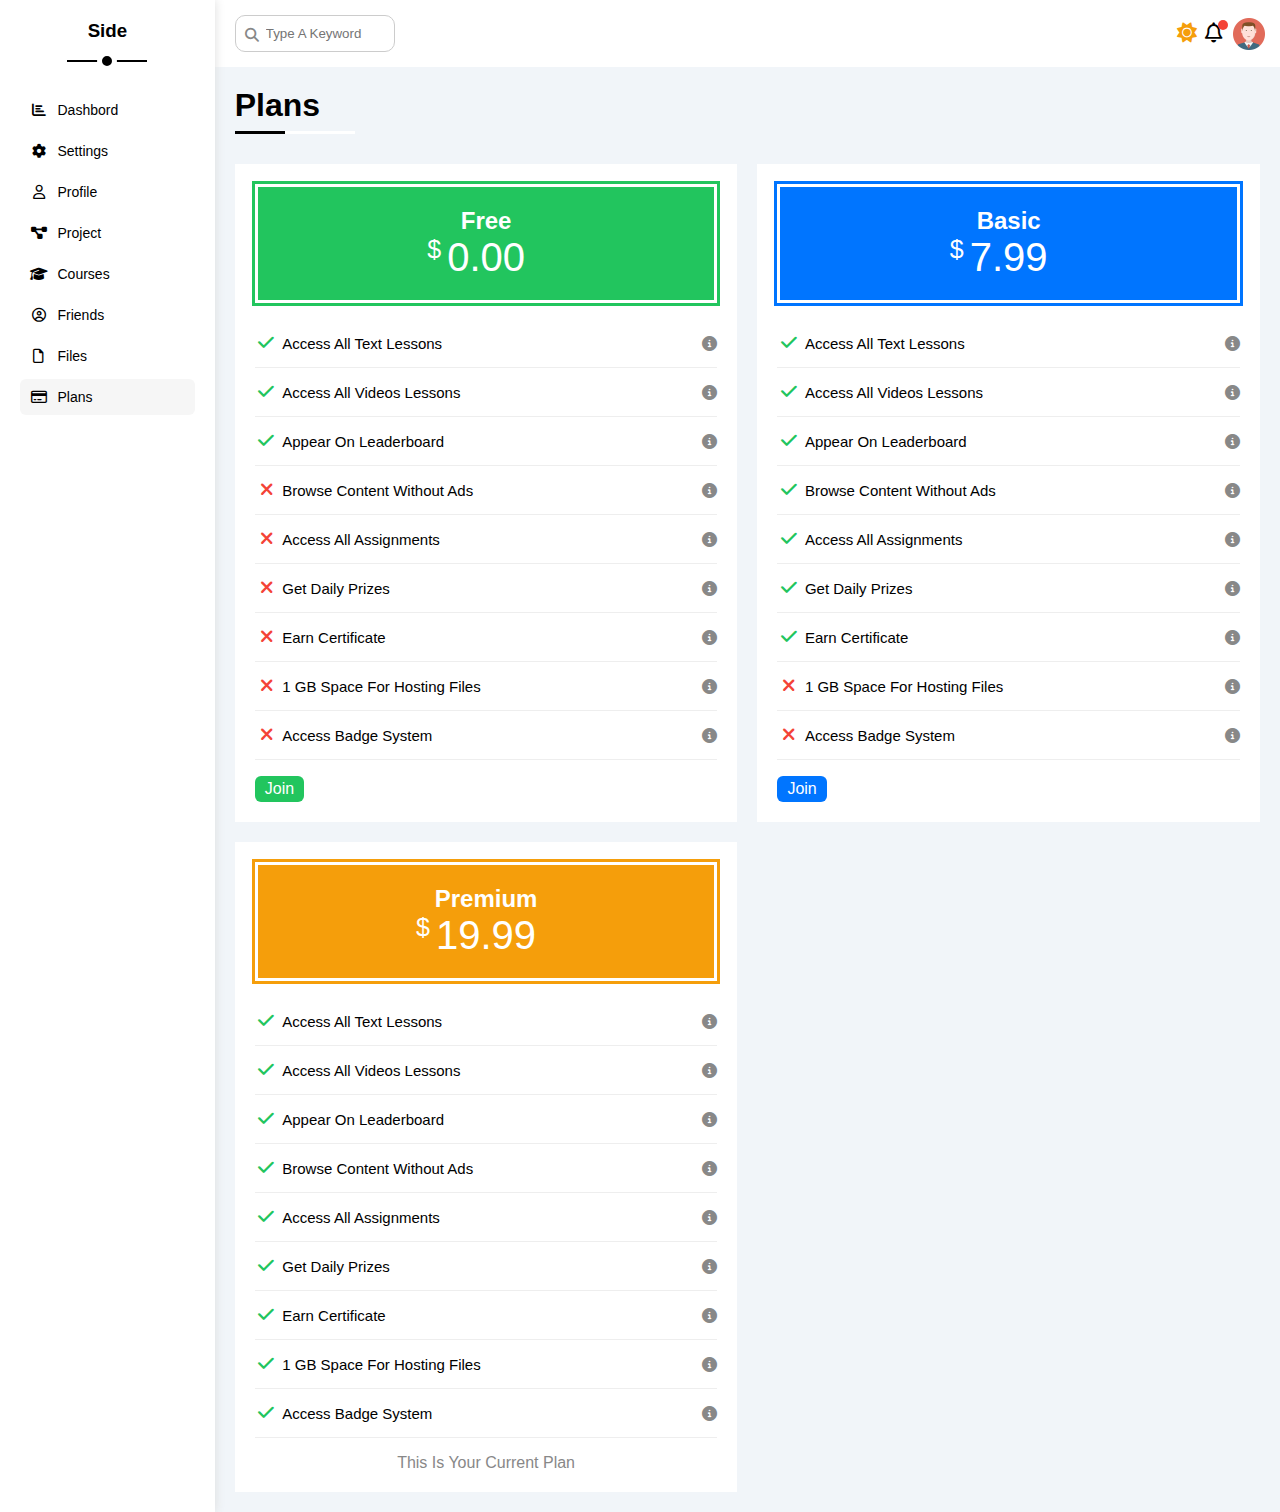
<file: plans.html>
<!DOCTYPE html>
<html lang="en">

<head>
    <meta charset="UTF-8">
    <meta name="viewport" content="width=device-width, initial-scale=1.0">
    <title>Plans</title>
    <!-- font awesome library -->
    <link rel="stylesheet" href="css/all.min.css">
    <!-- main template css file -->
    <link rel="stylesheet" href="css/framework.css">
    <link rel="stylesheet" href="css/master.css">
    <!-- google fonts -->
    <link rel="preconnect" href="https://fonts.googleapis.com">
    <link rel="preconnect" href="https://fonts.gstatic.com" crossorigin>
    <link href="https://fonts.googleapis.com/css2?family=Cairo:wght@200..1000&display=swap" rel="stylesheet">
</head>

<body>
    <div class="page d-flex">
        <div class="sidebar bg-white p-20 p-relative">
            <h3 class="p-relative text-c mt-0">Side</h3>
            <ul>
                <li>
                    <a class=" d-flex align-center fs-14 c-black rad-6 p-10" href="index.html">
                        <i class=" fa-solid fa-chart-bar fa-fw"></i>
                        <span class="fs-14 hide-mobile">Dashbord</span>
                    </a>
                </li>
                <li>
                    <a class="d-flex align-center fs-14 c-black rad-6 p-10" href="settings.html">
                        <i class="fa-solid fa-gear fa-fw"></i>
                        <span>Settings</span>
                    </a>
                </li>
                <li>
                    <a class="d-flex align-center fs-14 c-black rad-6 p-10" href="profile.html">
                        <i class="fa-regular fa-user fa-fw"></i>
                        <span>Profile</span>
                    </a>
                </li>
                <li>
                    <a class="d-flex align-center fs-14 c-black rad-6 p-10" href="project.html">
                        <i class="fa-solid fa-diagram-project fa-fw"></i>
                        <span>Project</span>
                    </a>
                </li>
                <li>
                    <a class="d-flex align-center fs-14 c-black rad-6 p-10" href="courses.html">
                        <i class="fa-solid fa-graduation-cap fa-fw"></i>
                        <span>Courses</span>
                    </a>
                </li>
                <li>
                    <a class="d-flex align-center fs-14 c-black rad-6 p-10" href="friends.html">
                        <i class="fa-regular fa-circle-user fa-fw"></i>
                        <span>Friends</span>
                    </a>
                </li>
                <li>
                    <a class="d-flex align-center fs-14 c-black rad-6 p-10" href="files.html">
                        <i class="fa-regular fa-file fa-fw"></i>
                        <span>Files</span>
                    </a>
                </li>
                <li>
                    <a class="active d-flex align-center fs-14 c-black rad-6 p-10" href="plans.html">
                        <i class="fa-regular fa-credit-card fa-fw"></i>
                        <span>Plans</span>
                    </a>
                </li>
            </ul>
        </div>
        <div class="content w-full">
            <!-- Start Head -->
            <div class="head bg-white p-15 between-flex">
                <div class="search p-relative">
                    <input class="p-10" type="search" placeholder="Type A Keyword">
                </div>
                <div class="icons d-flex align-center">
                    <div class="cloud">
                        <div class="one">
                            <i class="fa-solid fa-sun"></i>
                        </div>
                        <div class="two">
                            <i class="fa-solid fa-moon"></i>
                        </div>
                    </div>
                    <span class="notifcation p-relative">
                        <i class="fa-regular fa-bell fa-lg"></i>
                    </span>
                    <img src="imgs/avatar.png" alt="">
                </div>
            </div>
            <!-- End Head -->
            <h1 class="p-relative">Plans</h1>
            <div class="plans-page d-grid gap-20 m-20">
                <div class="plan green bg-white p-20">
                    <div class="top bg-green text-c p-20">
                        <h2 class="m-0 c-white">Free</h2>
                        <div class="price c-white"><span>$</span>0.00</div>
                    </div>
                    <ul>
                        <li>
                            <i class="fa-solid fa-check fa-fw yes"></i>
                            <span>Access All Text Lessons</span>
                            <i class="fa-solid fa-circle-info help"></i>
                        </li>
                        <li>
                            <i class="fa-solid fa-check fa-fw yes"></i>
                            <span>Access All Videos Lessons</span>
                            <i class="fa-solid fa-circle-info help"></i>
                        </li>
                        <li>
                            <i class="fa-solid fa-check fa-fw yes"></i>
                            <span>Appear On Leaderboard</span>
                            <i class="fa-solid fa-circle-info help"></i>
                        </li>
                        <li>
                            <i class="fa-solid fa-xmark fa-fw"></i>
                            <span>Browse Content Without Ads</span>
                            <i class="fa-solid fa-circle-info help"></i>
                        </li>
                        <li>
                            <i class="fa-solid fa-xmark fa-fw"></i>
                            <span>Access All Assignments</span>
                            <i class="fa-solid fa-circle-info help"></i>
                        </li>
                        <li>
                            <i class="fa-solid fa-xmark fa-fw"></i>
                            <span>Get Daily Prizes</span>
                            <i class="fa-solid fa-circle-info help"></i>
                        </li>
                        <li>
                            <i class="fa-solid fa-xmark fa-fw"></i>
                            <span>Earn Certificate</span>
                            <i class="fa-solid fa-circle-info help"></i>
                        </li>
                        <li>
                            <i class="fa-solid fa-xmark fa-fw"></i>
                            <span>1 GB Space For Hosting Files</span>
                            <i class="fa-solid fa-circle-info help"></i>
                        </li>
                        <li>
                            <i class="fa-solid fa-xmark fa-fw"></i>
                            <span>Access Badge System</span>
                            <i class="fa-solid fa-circle-info help"></i>
                        </li>
                    </ul>
                    <a class="d-block btn-shep bg-green c-white w-fit" href="#">Join</a>
                </div>
                <div class="plan blue bg-white p-20">
                    <div class="top bg-blue text-c p-20">
                        <h2 class="m-0 c-white">Basic</h2>
                        <div class="price c-white"><span>$</span>7.99</div>
                    </div>
                    <ul>
                        <li>
                            <i class="fa-solid fa-check fa-fw yes"></i>
                            <span>Access All Text Lessons</span>
                            <i class="fa-solid fa-circle-info help"></i>
                        </li>
                        <li>
                            <i class="fa-solid fa-check fa-fw yes"></i>
                            <span>Access All Videos Lessons</span>
                            <i class="fa-solid fa-circle-info help"></i>
                        </li>
                        <li>
                            <i class="fa-solid fa-check fa-fw yes"></i>
                            <span>Appear On Leaderboard</span>
                            <i class="fa-solid fa-circle-info help"></i>
                        </li>
                        <li>
                            <i class="fa-solid fa-check fa-fw yes"></i>
                            <span>Browse Content Without Ads</span>
                            <i class="fa-solid fa-circle-info help"></i>
                        </li>
                        <li>
                            <i class="fa-solid fa-check fa-fw yes"></i>
                            <span>Access All Assignments</span>
                            <i class="fa-solid fa-circle-info help"></i>
                        </li>
                        <li>
                            <i class="fa-solid fa-check fa-fw yes"></i>
                            <span>Get Daily Prizes</span>
                            <i class="fa-solid fa-circle-info help"></i>
                        </li>
                        <li>
                            <i class="fa-solid fa-check fa-fw yes"></i>
                            <span>Earn Certificate</span>
                            <i class="fa-solid fa-circle-info help"></i>
                        </li>
                        <li>
                            <i class="fa-solid fa-xmark fa-fw"></i>
                            <span>1 GB Space For Hosting Files</span>
                            <i class="fa-solid fa-circle-info help"></i>
                        </li>
                        <li>
                            <i class="fa-solid fa-xmark fa-fw"></i>
                            <span>Access Badge System</span>
                            <i class="fa-solid fa-circle-info help"></i>
                        </li>
                    </ul>
                    <a class="d-block btn-shep bg-blue c-white w-fit" href="#">Join</a>
                </div>
                <div class="plan orange bg-white p-20">
                    <div class="top bg-orange text-c p-20">
                        <h2 class="m-0 c-white">Premium</h2>
                        <div class="price c-white"><span>$</span>19.99</div>
                    </div>
                    <ul>
                        <li>
                            <i class="fa-solid fa-check fa-fw yes"></i>
                            <span>Access All Text Lessons</span>
                            <i class="fa-solid fa-circle-info help"></i>
                        </li>
                        <li>
                            <i class="fa-solid fa-check fa-fw yes"></i>
                            <span>Access All Videos Lessons</span>
                            <i class="fa-solid fa-circle-info help"></i>
                        </li>
                        <li>
                            <i class="fa-solid fa-check fa-fw yes"></i>
                            <span>Appear On Leaderboard</span>
                            <i class="fa-solid fa-circle-info help"></i>
                        </li>
                        <li>
                            <i class="fa-solid fa-check fa-fw yes"></i>
                            <span>Browse Content Without Ads</span>
                            <i class="fa-solid fa-circle-info help"></i>
                        </li>
                        <li>
                            <i class="fa-solid fa-check fa-fw yes"></i>
                            <span>Access All Assignments</span>
                            <i class="fa-solid fa-circle-info help"></i>
                        </li>
                        <li>
                            <i class="fa-solid fa-check fa-fw yes"></i>
                            <span>Get Daily Prizes</span>
                            <i class="fa-solid fa-circle-info help"></i>
                        </li>
                        <li>
                            <i class="fa-solid fa-check fa-fw yes"></i>
                            <span>Earn Certificate</span>
                            <i class="fa-solid fa-circle-info help"></i>
                        </li>
                        <li>
                            <i class="fa-solid fa-check fa-fw yes"></i>
                            <span>1 GB Space For Hosting Files</span>
                            <i class="fa-solid fa-circle-info help"></i>
                        </li>
                        <li>
                            <i class="fa-solid fa-check fa-fw yes"></i>
                            <span>Access Badge System</span>
                            <i class="fa-solid fa-circle-info help"></i>
                        </li>
                    </ul>
                    <p class="m-0 c-grey text-c">This Is Your Current Plan</p>
                </div>
            </div>
        </div>
</body>

</html>
</file>
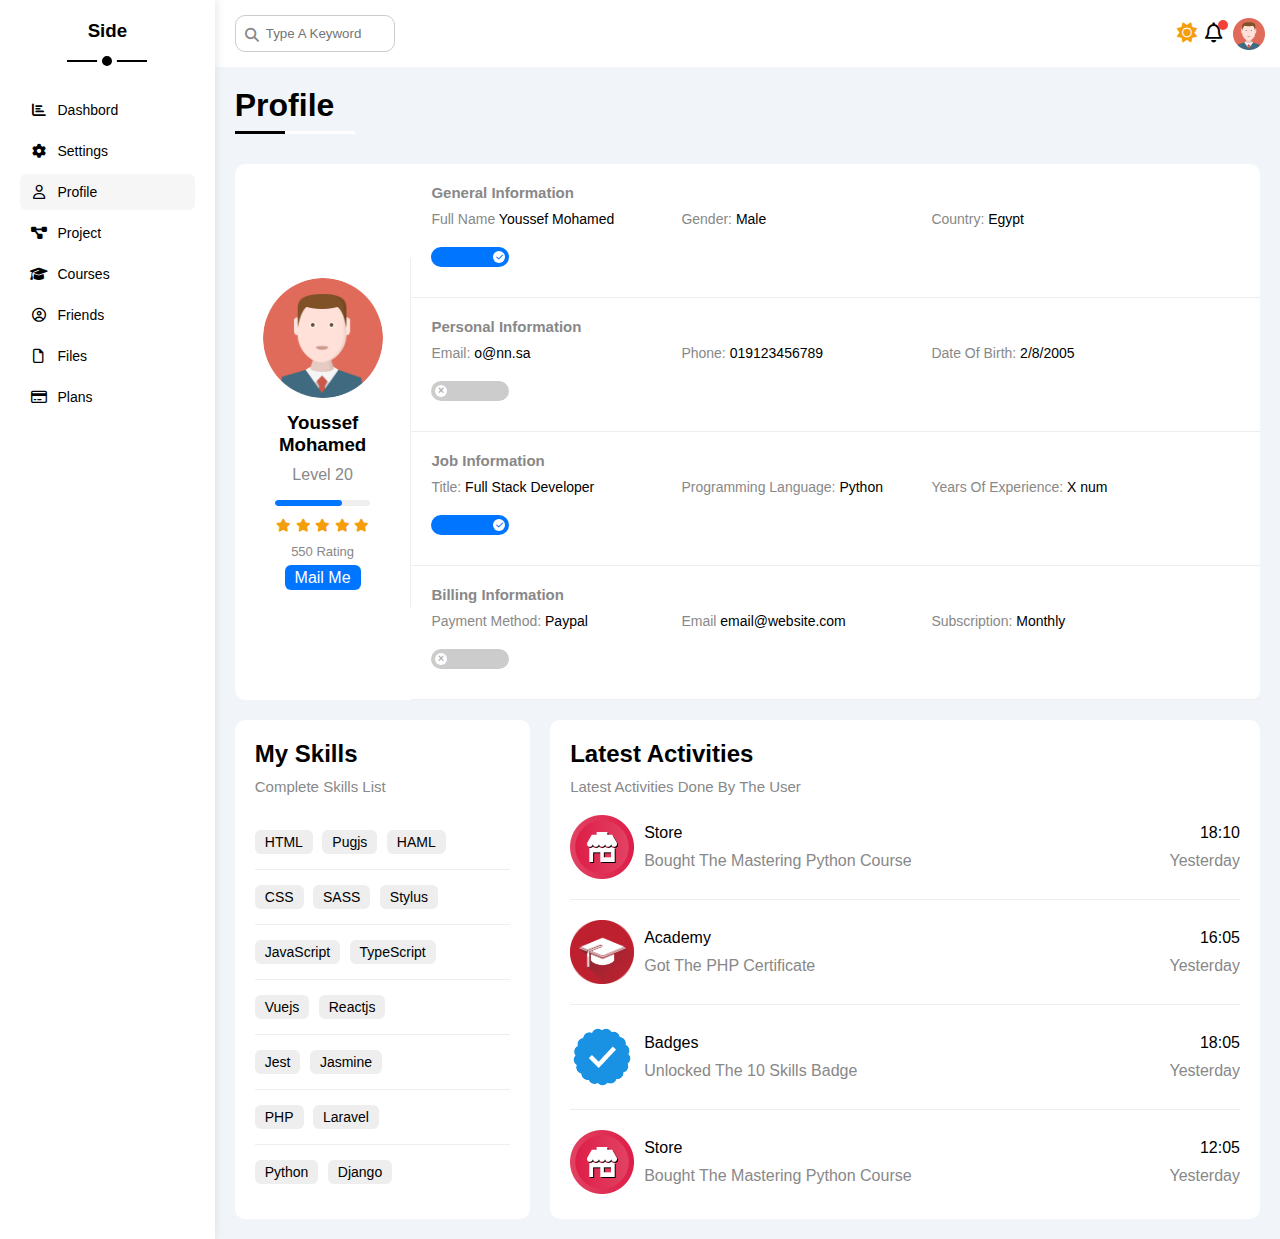
<file: profile.html>
<!DOCTYPE html>
<html lang="en">
<head>
    <meta charset="UTF-8">
    <meta name="viewport" content="width=device-width, initial-scale=1.0">
    <title>Profile</title>
    <!-- font awesome library -->
    <link rel="stylesheet" href="css/all.min.css">
    <!-- main template css file -->
    <link rel="stylesheet" href="css/framework.css">
    <link rel="stylesheet" href="css/master.css">
    <!-- google fonts -->
    <link rel="preconnect" href="https://fonts.googleapis.com">
    <link rel="preconnect" href="https://fonts.gstatic.com" crossorigin>
    <link href="https://fonts.googleapis.com/css2?family=Cairo:wght@200..1000&display=swap" rel="stylesheet">
</head>
<body>
    <div class="page d-flex">
        <div class="sidebar bg-white p-20 p-relative">
            <h3 class="p-relative text-c mt-0">Side</h3>
            <ul>
                <li>
                    <a class=" d-flex align-center fs-14 c-black rad-6 p-10" href="index.html">
                        <i class=" fa-solid fa-chart-bar fa-fw"></i>
                        <span class="fs-14 hide-mobile">Dashbord</span>
                    </a>
                </li>
                <li>
                    <a class=" d-flex align-center fs-14 c-black rad-6 p-10" href="settings.html">
                        <i class="fa-solid fa-gear fa-fw"></i>
                        <span>Settings</span>
                    </a>
                </li>
                <li>
                    <a class="active d-flex align-center fs-14 c-black rad-6 p-10" href="profile.html">
                        <i class="fa-regular fa-user fa-fw"></i>
                        <span>Profile</span>
                    </a>
                </li>
                <li>
                    <a class=" d-flex align-center fs-14 c-black rad-6 p-10" href="project.html">
                        <i class="fa-solid fa-diagram-project fa-fw"></i>
                        <span>Project</span>
                    </a>
                </li>
                <li>
                    <a class=" d-flex align-center fs-14 c-black rad-6 p-10" href="courses.html">
                        <i class="fa-solid fa-graduation-cap fa-fw"></i>
                        <span>Courses</span>
                    </a>
                </li>
                <li>
                    <a class=" d-flex align-center fs-14 c-black rad-6 p-10" href="friends.html">
                        <i class="fa-regular fa-circle-user fa-fw"></i>
                        <span>Friends</span>
                    </a>
                </li>
                <li>
                    <a class=" d-flex align-center fs-14 c-black rad-6 p-10" href="files.html">
                        <i class="fa-regular fa-file fa-fw"></i>
                        <span>Files</span>
                    </a>
                </li>
                <li>
                    <a class=" d-flex align-center fs-14 c-black rad-6 p-10" href="plans.html">
                        <i class="fa-regular fa-credit-card fa-fw"></i>
                        <span>Plans</span>
                    </a>
                </li>
            </ul>
        </div>
        <div class="content w-full">
            <!-- Start Head -->
            <div class="head bg-white p-15 between-flex">
                <div class="search p-relative">
                    <input class="p-10" type="search" placeholder="Type A Keyword">
                </div>
                <div class="icons d-flex align-center">
                    <div class="cloud">
                        <div class="one">
                            <i class="fa-solid fa-sun"></i>
                        </div>
                        <div class="two">
                            <i class="fa-solid fa-moon"></i>
                        </div>
                    </div>
                    <span class="notifcation p-relative">
                        <i class="fa-regular fa-bell fa-lg"></i>
                    </span>
                    <img src="imgs/avatar.png" alt="">
                </div>
            </div>
            <!-- End Head -->
            <h1 class="p-relative">Profile</h1>
            <div class="profile-page m-20">
                <!-- Start Oveview -->
                <div class="overview bg-white d-flex align-center rad-10">
                    <div class="avatar-box text-c p-20">
                        <img class="rad-half mb-10" src="imgs/avatar.png" alt="">
                        <h3 class="m-0">Youssef Mohamed</h3>
                        <p class="c-grey mt-10">Level 20</p>
                        <div class="level rad-6 bg-eee p-relative">
                            <span style="width: 70%;"></span>
                        </div>
                        <div class="rating mt-10 mb-10">
                            <i class="fa-solid fa-star c-orange fs-13"></i>
                            <i class="fa-solid fa-star c-orange fs-13"></i>
                            <i class="fa-solid fa-star c-orange fs-13"></i>
                            <i class="fa-solid fa-star c-orange fs-13"></i>
                            <i class="fa-solid fa-star c-orange fs-13"></i>
                        </div>
                        <p class="c-grey m-0 fs-13">550 Rating</p>
                        <div class="mt-10">
                            <a class="btn-shep bg-blue c-white" href="mailto:yosefmosalah80@gmail.com">Mail Me</a>
                        </div>
                    </div>
                    <div class="info-box w-full text-c-mobile">
                        <!-- Start Information Row -->
                        <div class="box p-20 d-flex align-center">
                            <h4 class="c-grey fs-15 m-0 w-full">General Information</h4>
                            <div class="fs-14">
                                <span class="c-grey">Full Name</span>
                                <span>Youssef Mohamed</span>
                            </div>
                            <div class="fs-14">
                                <span class="c-grey">Gender:</span>
                                <span>Male</span>
                            </div>
                            <div class="fs-14">
                                <span class="c-grey">Country:</span>
                                <span>Egypt</span>
                            </div>
                            <div class="fs-14">
                                <label>
                                    <input class="toggle-checkbox" type="checkbox"checked >
                                    <div class="toggle-switch"></div>
                                </label> 
                            </div>
                        </div>
                        <!-- End Information Row -->
                        <!--Start Information Row -->
                        <div class="box p-20 d-flex align-center">
                            <h4 class="c-grey fs-15 m-0 w-full">Personal Information</h4>
                            <div class="fs-14">
                                <span class="c-grey">Email:</span>
                                <span>o@nn.sa</span>
                            </div>
                            <div class="fs-14">
                                <span class="c-grey">Phone:</span>
                                <span>019123456789</span>
                            </div>
                            <div class="fs-14">
                                <span class="c-grey">Date Of Birth:</span>
                                <span>2/8/2005</span>
                            </div>
                            <div class="fs-14">
                                <label>
                                    <input class="toggle-checkbox" type="checkbox" >
                                    <div class="toggle-switch"></div>
                                </label> 
                            </div>
                        </div>
                        <!--End Information Row -->
                        <!--Start Information Row -->
                        <div class="box p-20 d-flex align-center">
                            <h4 class="c-grey fs-15 m-0 w-full">Job Information</h4>
                            <div class="fs-14">
                                <span class="c-grey">Title:</span>
                                <span> Full Stack Developer</span>
                            </div>
                            <div class="fs-14">
                                <span class="c-grey">Programming Language: </span>
                                <span>Python</span>
                            </div>
                            <div class="fs-14">
                                <span class="c-grey">Years Of Experience:</span>
                                <span>X num</span>
                            </div>
                            <div class="fs-14">
                                <label>
                                    <input class="toggle-checkbox" type="checkbox"checked >
                                    <div class="toggle-switch"></div>
                                </label> 
                            </div>
                        </div>
                        <!-- End Information Row -->
                        <!--Start Information Row -->
                        <div class="box p-20 d-flex align-center">
                            <h4 class="c-grey fs-15 m-0 w-full">Billing Information</h4>
                            <div class="fs-14">
                                <span class="c-grey">Payment Method:</span>
                                <span>Paypal</span>
                            </div>
                            <div class="fs-14">
                                <span class="c-grey">Email</span>
                                <span>email@website.com</span>
                            </div>
                            <div class="fs-14">
                                <span class="c-grey">Subscription: </span>
                                <span>Monthly</span>
                            </div>
                            <div class="fs-14">
                                <label>
                                    <input class="toggle-checkbox" type="checkbox" >
                                    <div class="toggle-switch"></div>
                                </label> 
                            </div>
                        </div>
                        <!--End Information Row -->
                    </div>
                </div>
                <!-- Emd Oveview -->
                <div class="other-data d-flex gap-20">
                    <div class="skills-card bg-white p-20 rad-10 mt-20">
                        <h2 class="mt-0 mb-10">My Skills</h2>
                        <p class="mt-0 mb-20 fs-15 c-grey">Complete Skills List</p>
                        <ul class="m-0 text-c-mobile">
                            <li>
                                <span>HTML</span>
                                <span>Pugjs</span>
                                <span>HAML</span>
                            </li>
                            <li>
                                <span>CSS</span>
                                <span>SASS</span>
                                <span>Stylus</span>
                            </li>
                            <li>
                                <span>JavaScript</span>
                                <span>TypeScript</span>
                            </li>
                            <li>
                                <span>Vuejs</span>
                                <span>Reactjs</span>
                            </li>
                            <li>
                                <span>Jest</span>
                                <span>Jasmine</span>
                            </li>
                            <li>
                                <span>PHP</span>
                                <span>Laravel</span>
                            </li>
                            <li>
                                <span>Python</span>
                                <span>Django</span>
                            </li>
                        </ul>
                    </div>
                    <div class="activities bg-white p-20 rad-10 mt-20">
                        <h2 class="mt-0 mb-10">Latest Activities</h2>
                        <p class="mt-0 mb-20 fs-15 c-grey">Latest Activities Done By The User</p>
                        <div class="activity d-flex align-center text-c-mobile">
                            <img src="imgs/activity-01.png" alt="">
                            <div class="info">
                                <span class="d-block mb-10">Store</span>
                                <spann class="c-grey">Bought The Mastering Python Course</span>
                            </div>
                            <div class="data">
                                <span class="d-block mb-10">18:10</span>
                                <span class="c-grey">Yesterday</span>
                            </div>
                        </div>
                        <div class="activity d-flex align-center text-c-mobile">
                            <img src="imgs/activity-02.png" alt="">
                            <div class="info">
                                <span class="d-block mb-10">Academy</span>
                                <span class="c-grey">Got The PHP Certificate</span>
                            </div>
                            <div class="data">
                                <span class="d-block mb-10">16:05</span>
                                <span class="c-grey">Yesterday</span>
                            </div>
                        </div>
                        <div class="activity d-flex align-center text-c-mobile">
                            <img src="imgs/activity-03.png" alt="">
                            <div class="info">
                                <span class="d-block mb-10">Badges</span>
                                <span class="c-grey">Unlocked The 10 Skills Badge</span>
                            </div>
                            <div class="data">
                                <span class="d-block mb-10">18:05</span>
                                <span class="c-grey">Yesterday</span>
                            </div>
                        </div>
                        <div class="activity d-flex align-center text-c-mobile">
                            <img src="imgs/activity-01.png" alt="">
                            <div class="info">
                                <span class="d-block mb-10">Store</span>
                                <span class="c-grey">Bought The Mastering Python Course</span>
                            </div>
                            <div class="data">
                                <span class="d-block mb-10">12:05</span>
                                <span class="c-grey">Yesterday</span>
                            </div>
                        </div>
                    </div>
                </div>
            </div>
        </div>
    </div>
</body>
</html>
</file>
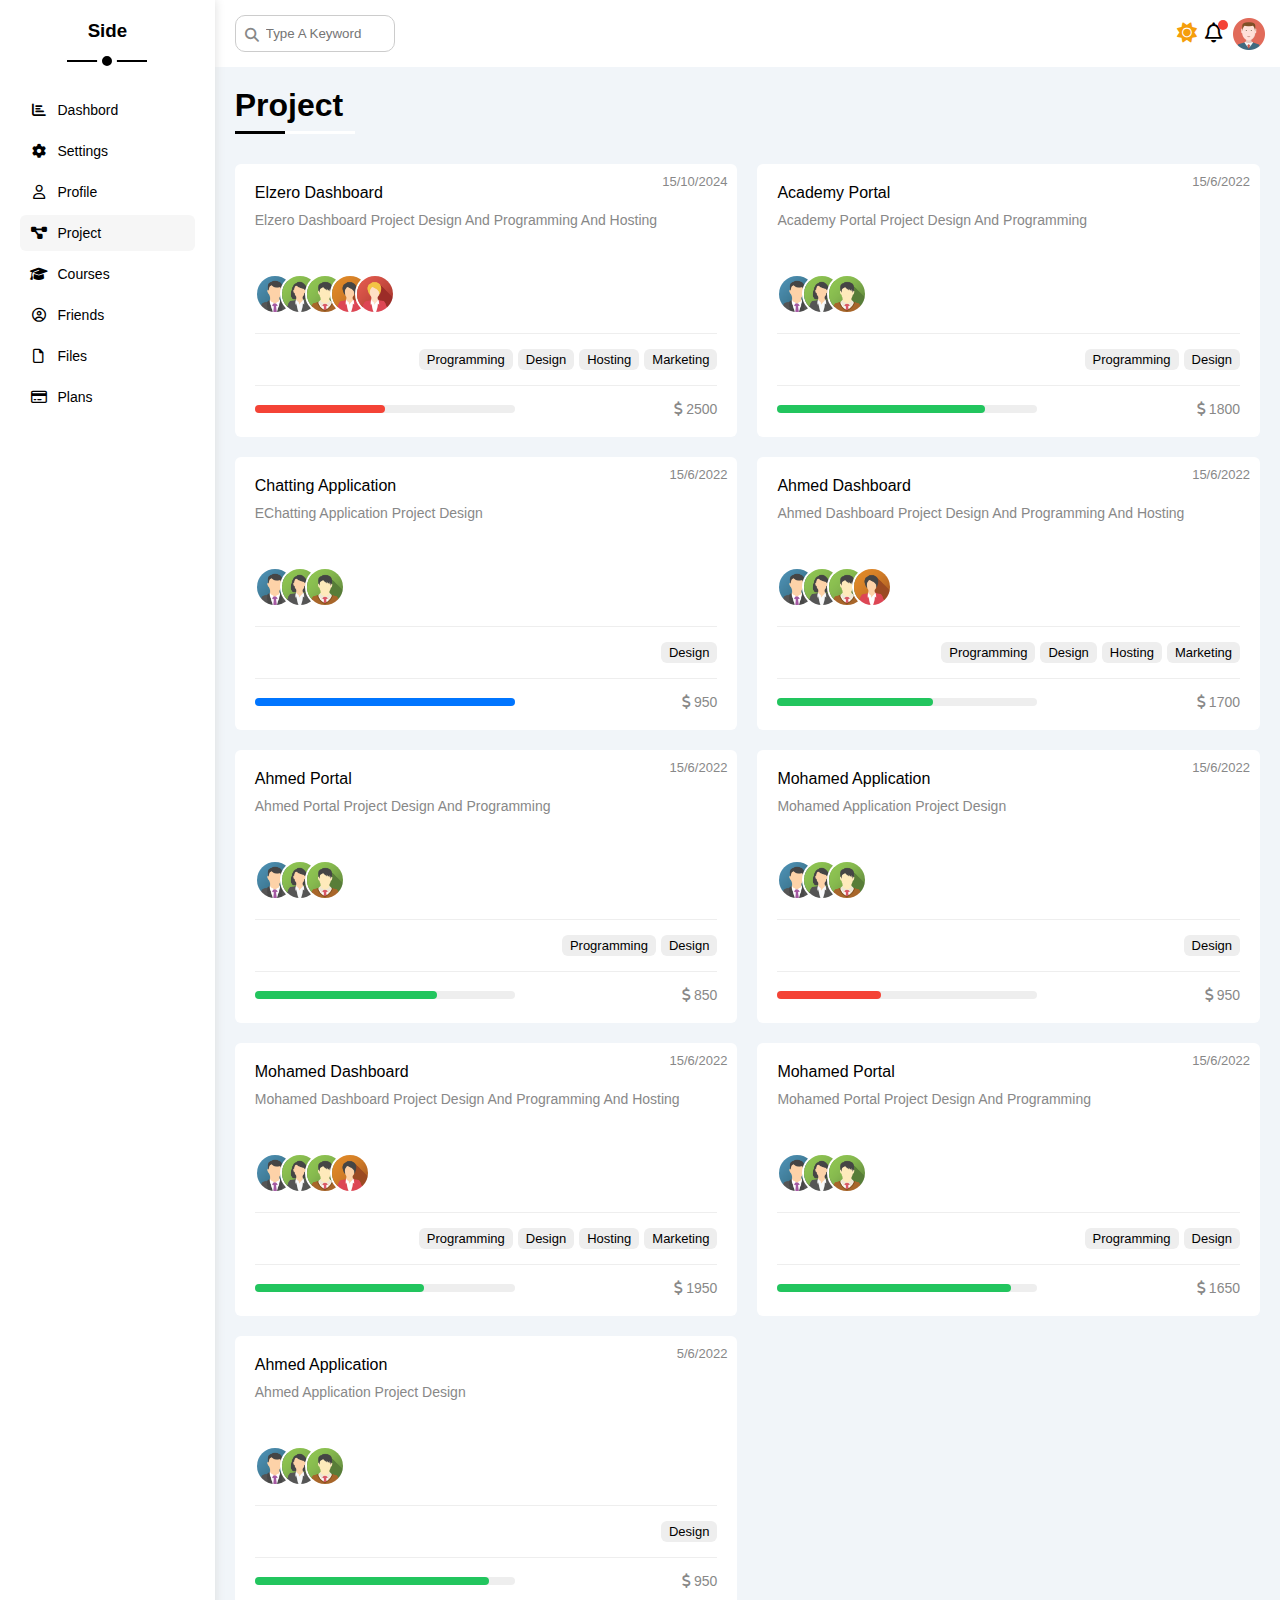
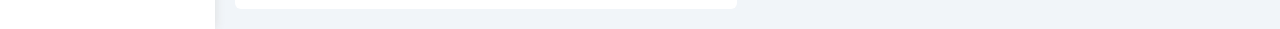
<file: project.html>
<!DOCTYPE html>
<html lang="en">
<head>
    <meta charset="UTF-8">
    <meta name="viewport" content="width=device-width, initial-scale=1.0">
    <title>Project</title>
    <!-- font awesome library -->
    <link rel="stylesheet" href="css/all.min.css">
    <!-- main template css file -->
    <link rel="stylesheet" href="css/framework.css">
    <link rel="stylesheet" href="css/master.css">
    <!-- google fonts -->
    <link rel="preconnect" href="https://fonts.googleapis.com">
    <link rel="preconnect" href="https://fonts.gstatic.com" crossorigin>
    <link href="https://fonts.googleapis.com/css2?family=Cairo:wght@200..1000&display=swap" rel="stylesheet">
</head>
<body>
    <div class="page d-flex">
        <div class="sidebar bg-white p-20 p-relative">
            <h3 class="p-relative text-c mt-0">Side</h3>
            <ul>
                <li>
                    <a class=" d-flex align-center fs-14 c-black rad-6 p-10" href="index.html">
                        <i class=" fa-solid fa-chart-bar fa-fw"></i>
                        <span class="fs-14 hide-mobile">Dashbord</span>
                    </a>
                </li>
                <li>
                    <a class="d-flex align-center fs-14 c-black rad-6 p-10" href="settings.html">
                        <i class="fa-solid fa-gear fa-fw"></i>
                        <span>Settings</span>
                    </a>
                </li>
                <li>
                    <a class="d-flex align-center fs-14 c-black rad-6 p-10" href="profile.html">
                        <i class="fa-regular fa-user fa-fw"></i>
                        <span>Profile</span>
                    </a>
                </li>
                <li>
                    <a class="active d-flex align-center fs-14 c-black rad-6 p-10" href="project.html">
                        <i class="fa-solid fa-diagram-project fa-fw"></i>
                        <span>Project</span>
                    </a>
                </li>
                <li>
                    <a class=" d-flex align-center fs-14 c-black rad-6 p-10" href="courses.html">
                        <i class="fa-solid fa-graduation-cap fa-fw"></i>
                        <span>Courses</span>
                    </a>
                </li>
                <li>
                    <a class=" d-flex align-center fs-14 c-black rad-6 p-10" href="friends.html">
                        <i class="fa-regular fa-circle-user fa-fw"></i>
                        <span>Friends</span>
                    </a>
                </li>
                <li>
                    <a class=" d-flex align-center fs-14 c-black rad-6 p-10" href="files.html">
                        <i class="fa-regular fa-file fa-fw"></i>
                        <span>Files</span>
                    </a>
                </li>
                <li>
                    <a class=" d-flex align-center fs-14 c-black rad-6 p-10" href="plans.html">
                        <i class="fa-regular fa-credit-card fa-fw"></i>
                        <span>Plans</span>
                    </a>
                </li>
            </ul>
        </div>
        <div class="content w-full">
            <!-- Start Head -->
            <div class="head bg-white p-15 between-flex">
                <div class="search p-relative">
                    <input class="p-10" type="search" placeholder="Type A Keyword">
                </div>
                <div class="icons d-flex align-center">
                    <div class="cloud">
                        <div class="one">
                            <i class="fa-solid fa-sun"></i>
                        </div>
                        <div class="two">
                            <i class="fa-solid fa-moon"></i>
                        </div>
                    </div>
                    <span class="notifcation p-relative">
                        <i class="fa-regular fa-bell fa-lg"></i>
                    </span>
                    <img src="imgs/avatar.png" alt="">
                </div>
            </div>
            <!-- End Head -->
            <h1 class="p-relative">Project</h1>
            <div class="projects-page d-grid gap-20 m-20">
                <div class="project bg-white p-20 rad-6 p-relative">
                    <span class="date fs-13 c-grey">15/10/2024</span>
                    <h4 class="m-0">Elzero Dashboard</h4>
                    <p class="mt-10 mb-10 c-grey fs-14">Elzero Dashboard Project Design And Programming And Hosting</p>
                    <div class="team">
                        <a href="#">
                            <img src="imgs/team-01.png" alt="">
                        </a>
                        <a href="#">
                            <img src="imgs/team-02.png" alt="">
                        </a>
                        <a href="#">
                            <img src="imgs/team-03.png" alt="">
                        </a>
                        <a href="#">
                            <img src="imgs/team-04.png" alt="">
                        </a>
                        <a href="#">
                            <img src="imgs/team-05.png" alt="">
                        </a>
                    </div>
                    <div class="do d-flex">
                        <span>Programming</span>
                        <span>Design</span>
                        <span>Hosting</span>
                        <span>Marketing</span>
                    </div>
                    <div class="info between-flex">
                        <div class="prog">
                            <span class="bg-red" style="width: 50%;"></span>
                        </div>
                        <div class="fs-14 c-grey">
                            <i class="fa-solid fa-dollar-sign"></i>
                            2500
                        </div>
                    </div>
                </div>
                <div class="project bg-white p-20 rad-6 p-relative">
                    <span class="date fs-13 c-grey">15/6/2022</span>
                    <h4 class="m-0">Academy Portal</h4>
                    <p class="mt-10 mb-10 c-grey fs-14">Academy Portal Project Design And Programming</p>
                    <div class="team">
                        <a href="#">
                            <img src="imgs/team-01.png" alt="">
                        </a>
                        <a href="#">
                            <img src="imgs/team-02.png" alt="">
                        </a>
                        <a href="#">
                            <img src="imgs/team-03.png" alt="">
                        </a>
                    </div>
                    <div class="do d-flex">
                        <span>Programming</span>
                        <span>Design</span>
                    </div>
                    <div class="info between-flex">
                        <div class="prog">
                            <span class="bg-green" style="width: 80%;"></span>
                        </div>
                        <div class="fs-14 c-grey">
                            <i class="fa-solid fa-dollar-sign"></i>
                            1800
                        </div>
                    </div>
                </div>
                <div class="project bg-white p-20 rad-6 p-relative">
                    <span class="date fs-13 c-grey">15/6/2022</span>
                    <h4 class="m-0">Chatting Application</h4>
                    <p class="mt-10 mb-10 c-grey fs-14">EChatting Application Project Design</p>
                    <div class="team">
                        <a href="#">
                            <img src="imgs/team-01.png" alt="">
                        </a>
                        <a href="#">
                            <img src="imgs/team-02.png" alt="">
                        </a>
                        <a href="#">
                            <img src="imgs/team-03.png" alt="">
                        </a>
                    </div>
                    <div class="do d-flex">
                        <span>Design</span>
                    </div>
                    <div class="info between-flex">
                        <div class="prog">
                            <span class="bg-blue" style="width: 100%;"></span>
                        </div>
                        <div class="fs-14 c-grey">
                            <i class="fa-solid fa-dollar-sign"></i>
                            950
                        </div>
                    </div>
                </div>
                <div class="project bg-white p-20 rad-6 p-relative">
                    <span class="date fs-13 c-grey">15/6/2022</span>
                    <h4 class="m-0">Ahmed Dashboard</h4>
                    <p class="mt-10 mb-10 c-grey fs-14">Ahmed Dashboard Project Design And Programming And Hosting</p>
                    <div class="team">
                        <a href="#">
                            <img src="imgs/team-01.png" alt="">
                        </a>
                        <a href="#">
                            <img src="imgs/team-02.png" alt="">
                        </a>
                        <a href="#">
                            <img src="imgs/team-03.png" alt="">
                        </a>
                        <a href="#">
                            <img src="imgs/team-04.png" alt="">
                        </a>
                    </div>
                    <div class="do d-flex">
                        <span>Programming</span>
                        <span>Design</span>
                        <span>Hosting</span>
                        <span>Marketing</span>
                    </div>
                    <div class="info between-flex">
                        <div class="prog">
                            <span class="bg-green" style="width: 60%;"></span>
                        </div>
                        <div class="fs-14 c-grey">
                            <i class="fa-solid fa-dollar-sign"></i>
                            1700
                        </div>
                    </div>
                </div>
                <div class="project bg-white p-20 rad-6 p-relative">
                    <span class="date fs-13 c-grey">15/6/2022</span>
                    <h4 class="m-0">Ahmed Portal</h4>
                    <p class="mt-10 mb-10 c-grey fs-14">Ahmed Portal Project Design And Programming</p>
                    <div class="team">
                        <a href="#">
                            <img src="imgs/team-01.png" alt="">
                        </a>
                        <a href="#">
                            <img src="imgs/team-02.png" alt="">
                        </a>
                        <a href="#">
                            <img src="imgs/team-03.png" alt="">
                        </a>
                    </div>
                    <div class="do d-flex">
                        <span>Programming</span>
                        <span>Design</span>
                    </div>
                    <div class="info between-flex">
                        <div class="prog">
                            <span class="bg-green" style="width: 70%;"></span>
                        </div>
                        <div class="fs-14 c-grey">
                            <i class="fa-solid fa-dollar-sign"></i>
                            850
                        </div>
                    </div>
                </div>
                <div class="project bg-white p-20 rad-6 p-relative">
                    <span class="date fs-13 c-grey">15/6/2022</span>
                    <h4 class="m-0">Mohamed Application</h4>
                    <p class="mt-10 mb-10 c-grey fs-14">Mohamed Application Project Design</p>
                    <div class="team">
                        <a href="#">
                            <img src="imgs/team-01.png" alt="">
                        </a>
                        <a href="#">
                            <img src="imgs/team-02.png" alt="">
                        </a>
                        <a href="#">
                            <img src="imgs/team-03.png" alt="">
                        </a>
                    </div>
                    <div class="do d-flex">
                        <span>Design</span>
                    </div>
                    <div class="info between-flex">
                        <div class="prog">
                            <span class="bg-red" style="width: 40%;"></span>
                        </div>
                        <div class="fs-14 c-grey">
                            <i class="fa-solid fa-dollar-sign"></i>
                            950
                        </div>
                    </div>
                </div>
                <div class="project bg-white p-20 rad-6 p-relative">
                    <span class="date fs-13 c-grey">15/6/2022</span>
                    <h4 class="m-0">Mohamed Dashboard</h4>
                    <p class="mt-10 mb-10 c-grey fs-14">Mohamed Dashboard Project Design And Programming And Hosting</p>
                    <div class="team">
                        <a href="#">
                            <img src="imgs/team-01.png" alt="">
                        </a>
                        <a href="#">
                            <img src="imgs/team-02.png" alt="">
                        </a>
                        <a href="#">
                            <img src="imgs/team-03.png" alt="">
                        </a>
                        <a href="#">
                            <img src="imgs/team-04.png" alt="">
                        </a>
                    </div>
                    <div class="do d-flex">
                        <span>Programming</span>
                        <span>Design</span>
                        <span>Hosting</span>
                        <span>Marketing</span>
                    </div>
                    <div class="info between-flex">
                        <div class="prog">
                            <span class="bg-green" style="width: 65%;"></span>
                        </div>
                        <div class="fs-14 c-grey">
                            <i class="fa-solid fa-dollar-sign"></i>
                            1950
                        </div>
                    </div>
                </div>
                <div class="project bg-white p-20 rad-6 p-relative">
                    <span class="date fs-13 c-grey">15/6/2022</span>
                    <h4 class="m-0">Mohamed Portal</h4>
                    <p class="mt-10 mb-10 c-grey fs-14">Mohamed Portal Project Design And Programming</p>
                    <div class="team">
                        <a href="#">
                            <img src="imgs/team-01.png" alt="">
                        </a>
                        <a href="#">
                            <img src="imgs/team-02.png" alt="">
                        </a>
                        <a href="#">
                            <img src="imgs/team-03.png" alt="">
                        </a>
                    </div>
                    <div class="do d-flex">
                        <span>Programming</span>
                        <span>Design</span>
                    </div>
                    <div class="info between-flex">
                        <div class="prog">
                            <span class="bg-green" style="width: 90%;"></span>
                        </div>
                        <div class="fs-14 c-grey">
                            <i class="fa-solid fa-dollar-sign"></i>
                            1650
                        </div>
                    </div>
                </div>
                <div class="project bg-white p-20 rad-6 p-relative">
                    <span class="date fs-13 c-grey">5/6/2022</span>
                    <h4 class="m-0">Ahmed Application</h4>
                    <p class="mt-10 mb-10 c-grey fs-14">Ahmed Application Project Design</p>
                    <div class="team">
                        <a href="#">
                            <img src="imgs/team-01.png" alt="">
                        </a>
                        <a href="#">
                            <img src="imgs/team-02.png" alt="">
                        </a>
                        <a href="#">
                            <img src="imgs/team-03.png" alt="">
                        </a>
                    </div>
                    <div class="do d-flex">
                        <span>Design</span>
                    </div>
                    <div class="info between-flex">
                        <div class="prog">
                            <span class="bg-green" style="width: 90%;"></span>
                        </div>
                        <div class="fs-14 c-grey">
                            <i class="fa-solid fa-dollar-sign"></i>
                            950
                        </div>
                    </div>
                </div>
            </div>
        </div>
    </div>
</body>
</html>
</file>
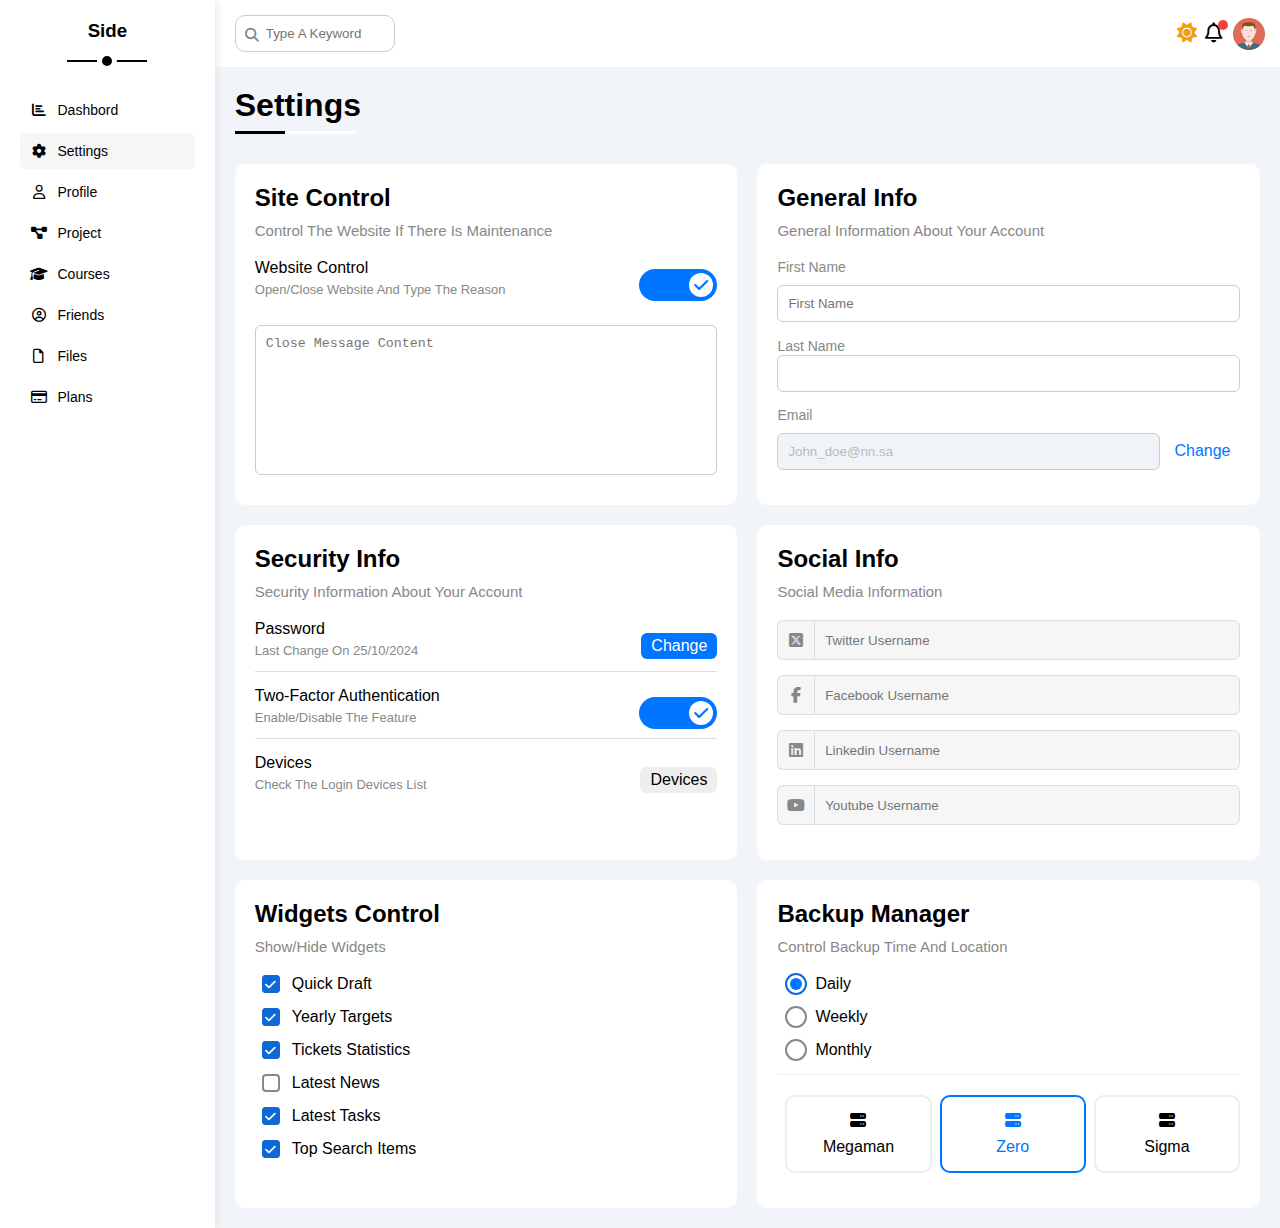
<file: settings.html>
<!DOCTYPE html>
<html lang="en">
<head>
    <meta charset="UTF-8">
    <meta name="viewport" content="width=device-width, initial-scale=1.0">
    <title>Settings</title>
    <!-- font awesome library -->
    <link rel="stylesheet" href="css/all.min.css">
    <!-- main template css file -->
    <link rel="stylesheet" href="css/framework.css">
    <link rel="stylesheet" href="css/master.css">
    <!-- google fonts -->
    <link rel="preconnect" href="https://fonts.googleapis.com">
    <link rel="preconnect" href="https://fonts.gstatic.com" crossorigin>
    <link href="https://fonts.googleapis.com/css2?family=Cairo:wght@200..1000&display=swap" rel="stylesheet">
</head>
<body>
    <div class="page d-flex">
        <div class="sidebar bg-white p-20 p-relative">
            <h3 class="p-relative text-c mt-0">Side</h3>
            <ul>
                <li>
                    <a class=" d-flex align-center fs-14 c-black rad-6 p-10" href="index.html">
                        <i class=" fa-solid fa-chart-bar fa-fw"></i>
                        <span class="fs-14 hide-mobile">Dashbord</span>
                    </a>
                </li>
                <li>
                    <a class="active d-flex align-center fs-14 c-black rad-6 p-10" href="settings.html">
                        <i class="fa-solid fa-gear fa-fw"></i>
                        <span>Settings</span>
                    </a>
                </li>
                <li>
                    <a class=" d-flex align-center fs-14 c-black rad-6 p-10" href="profile.html">
                        <i class="fa-regular fa-user fa-fw"></i>
                        <span>Profile</span>
                    </a>
                </li>
                <li>
                    <a class=" d-flex align-center fs-14 c-black rad-6 p-10" href="project.html">
                        <i class="fa-solid fa-diagram-project fa-fw"></i>
                        <span>Project</span>
                    </a>
                </li>
                <li>
                    <a class=" d-flex align-center fs-14 c-black rad-6 p-10" href="courses.html">
                        <i class="fa-solid fa-graduation-cap fa-fw"></i>
                        <span>Courses</span>
                    </a>
                </li>
                <li>
                    <a class=" d-flex align-center fs-14 c-black rad-6 p-10" href="friends.html">
                        <i class="fa-regular fa-circle-user fa-fw"></i>
                        <span>Friends</span>
                    </a>
                </li>
                <li>
                    <a class=" d-flex align-center fs-14 c-black rad-6 p-10" href="files.html">
                        <i class="fa-regular fa-file fa-fw"></i>
                        <span>Files</span>
                    </a>
                </li>
                <li>
                    <a class=" d-flex align-center fs-14 c-black rad-6 p-10" href="plans.html">
                        <i class="fa-regular fa-credit-card fa-fw"></i>
                        <span>Plans</span>
                    </a>
                </li>
            </ul>
        </div>
        <div class="content w-full">
            <!-- Start Head -->
            <div class="head bg-white p-15 between-flex">
                <div class="search p-relative">
                    <input class="p-10" type="search" placeholder="Type A Keyword">
                </div>
                <div class="icons d-flex align-center">
                    <div class="cloud">
                        <div class="one">
                            <i class="fa-solid fa-sun"></i>
                        </div>
                        <div class="two">
                            <i class="fa-solid fa-moon"></i>
                        </div>
                    </div>
                    <span class="notifcation p-relative">
                        <i class="fa-regular fa-bell fa-lg"></i>
                    </span>
                    <img src="imgs/avatar.png" alt="">
                </div>
            </div>
            <!-- End Head -->
            <h1 class="p-relative">Settings</h1>
            <div class="settings-page d-grid gap-20 m-20">
                <!-- Start Setting BOx -->
                <div class="settings-box p-20 bg-white rad-10">
                    <h2 class="m-0 mb-10">Site Control</h2>
                    <p class="c-grey fs-15 mt-0 mb-20 ">Control The Website If There Is Maintenance</p>
                    <div class="mb-15 between-flex">
                        <div>
                            <span>Website Control</span>
                            <p class="c-grey fs-13 mt-5 mb-0">Open/Close Website And Type The Reason</p>
                        </div>
                        <div>
                            <label>
                                <input class="toggle-checkbox" type="checkbox"checked >
                                <div class="toggle-switch"></div>
                            </label>
                        </div>
                    </div>
                    <textarea class="close-message w-full p-10 rad-6 d-block" placeholder="Close Message Content"></textarea>
                </div>
                <!-- End Setting BOx -->
                <!-- Start General Info -->
                <div class="general-info p-20 bg-white rad-10">
                    <h2 class="m-0 mb-10">General Info</h2>
                    <p class="c-grey fs-15 mt-0 mb-20 ">General Information About Your Account</p>
                    <div class="mb-15">
                        <label class="fs-14 mb-10 c-grey d-block" for="first">First Name</label>
                        <input class="b-none b-ccc d-block w-full p-10 rad-6" type="text" id="first" placeholder="First Name">
                    </div>
                    <div class="mb-15">
                        <label class="fs-14 mb-10 c-grey" for="last">Last Name</label>
                        <input class="b-none b-ccc d-block w-full p-10 rad-6" type="text" id="last">
                    </div>
                    <div class="mb-15">
                        <label class="fs-14 mb-10 c-grey d-block" for="email">Email</label>
                        <input class="email b-none b-ccc w-full p-10 rad-6 mr-10" type="email" id="email" value="John_doe@nn.sa" disabled>
                        <a class="c-blue" href="#">Change</a>
                    </div>
                </div>
                <!-- End General Info -->
                <!-- Start Security Info -->
                <div class="security p-20 bg-white rad-10">
                    <h2 class="m-0 mb-10">Security Info</h2>
                    <p class="c-grey fs-15 mt-0 mb-20 ">Security Information About Your Account</p>
                    <div class="sec-box between-flex mb-15">
                        <div>
                            <span>Password</span>
                            <p class="c-grey fs-13 mt-5 mb-0">Last Change On 25/10/2024</p>
                        </div>
                        <a class="button btn-shep c-white bg-blue" href="#">Change</a>
                    </div>
                    <div class="sec-box between-flex mb-15">
                        <div>
                            <span>Two-Factor Authentication</span>
                            <p class="c-grey fs-13 mt-5 mb-0">Enable/Disable The Feature</p>
                        </div>
                        <label>
                            <input class="toggle-checkbox" type="checkbox"checked >
                            <div class="toggle-switch"></div>
                        </label>
                    </div>
                    <div class="sec-box between-flex mb-15">
                        <div>
                            <span>Devices</span>
                            <p class="c-grey fs-13 mt-5 mb-0">Check The Login Devices List</p>
                        </div>
                        <a class="button btn-shep c-black bg-eee" href="#">Devices</a>
                    </div>
                </div>
                <!-- End Security Info -->
                <!-- Start Social Info -->
                <div class="social bg-white p-20 rad-10">
                    <h2 class="m-0 mb-10">Social Info</h2>
                    <p class="c-grey fs-15 mt-0 mb-20 ">Social Media Information</p>
                    <div class="d-flex align-center mb-15">
                        <i class="fa-brands fa-square-x-twitter center-flex c-grey"></i>
                        <input class="w-full" type="text" placeholder="Twitter Username">
                    </div>
                    <div class="d-flex align-center mb-15">
                        <i class="fa-brands fa-facebook-f center-flex c-grey"></i>
                        <input class="w-full" type="text" placeholder="Facebook Username">
                    </div>
                    <div class="d-flex align-center mb-15">
                        <i class="fa-brands fa-linkedin center-flex c-grey"></i>
                        <input class="w-full" type="text" placeholder="Linkedin Username">
                    </div>
                    <div class="d-flex align-center mb-15">
                        <i class="fa-brands fa-youtube center-flex c-grey"></i>
                        <input class="w-full" type="text" placeholder="Youtube Username">
                    </div>
                </div>
                <!-- End Social Info -->
                <!-- Start Widgets Control -->
                <div class="widgets bg-white p-20 rad-10">
                    <h2 class="m-0 mb-10">Widgets Control</h2>
                    <p class="c-grey fs-15 mt-0 mb-20 ">Show/Hide Widgets</p>
                    <div class="control d-flex align-center mb-15">
                        <input type="checkbox" id="one" checked>
                        <label for="one">Quick Draft</label>
                    </div>
                    <div class="control d-flex align-center mb-15">
                        <input type="checkbox" id="two" checked >
                        <label for="two">Yearly Targets</label>
                    </div>
                    <div class="control d-flex align-center mb-15">
                        <input type="checkbox" id="three" checked>
                        <label for="three">Tickets Statistics</label>
                    </div>
                    <div class="control d-flex align-center mb-15">
                        <input type="checkbox" id="four">
                        <label for="four">Latest News</label>
                    </div>
                    <div class="control d-flex align-center mb-15">
                        <input type="checkbox" id="five" checked>
                        <label for="five">Latest Tasks</label>
                    </div>
                    <div class="control d-flex align-center mb-15">
                        <input type="checkbox" id="six" checked >
                        <label for="six">Top Search Items</label>
                    </div>
                </div>
                <!-- End Widgets Control -->
                <!-- Start Backup -->
                <div class="backup bg-white p-20 rad-10">
                    <h2 class="m-0 mb-10">Backup Manager</h2>
                    <p class="c-grey fs-15 mt-0 mb-20 ">Control Backup Time And Location</p>
                    <div class="control d-flex align-center mb-15">
                        <input type="radio" name="time" id="Daily" checked>
                        <label for="Daily">Daily</label>
                    </div>
                    <div class="control d-flex align-center mb-15">
                        <input type="radio" name="time" id="Weekly">
                        <label for="Weekly">Weekly</label>
                    </div>
                    <div class="control d-flex align-center mb-15">
                        <input type="radio" name="time" id="Monthly">
                        <label for="Monthly">Monthly</label>
                    </div>
                    <div class="servers d-flex align-center text-c">
                        <input type="radio" name="server" id="s-one">
                        <div class="server mb-15 rad-10 w-full">
                            <label class="d-block m-15" for="s-one">
                                <i class="fa-solid fa-server d-block mb-10"></i>
                                Megaman
                            </label>
                        </div>
                        <input type="radio" name="server" id="s-two" checked>
                        <div class="server mb-15 rad-10 w-full">
                            <label class="d-block m-15" for="s-two">
                                <i class="fa-solid fa-server d-block mb-10"></i>
                                Zero
                            </label>
                        </div>
                        <input type="radio" name="server" id="s-three">
                        <div class="server mb-15 rad-10 w-full">
                            <label class="d-block m-15" for="s-three">
                                <i class="fa-solid fa-server d-block mb-10"></i>
                                Sigma
                            </label>
                        </div>
                    </div>
                </div>
                <!-- End Backup -->
            </div>
        </div>
    </div>
</body>
</html>
</file>
<file: css/framework.css>
/* Start var */
:root {
    --main-transition: 0.3s;
    --blue-color: #0075ff;
    --blue-alt-color: #0d69d5;
    --orange-color: #f59e0b;
    --green-color: #22c55e;
    --red-color: #f44336;
    --grey-color: #888;
}
/* End var */ 

/* start box */
.d-flex {
    display: flex;
}
.align-center {
    align-items: center;
}
.space-between {
    justify-content: space-between;
}
.d-grid {
    display: grid;
}
.gap-20 {
    gap: 20px;
}
.d-block {
    display: block;
}
@media (max-width: 767px) {
    .block-mobile {
        display: block;
    }
}
/* end  box */

/* start padding + margin */
.p-10 {
    padding: 10px;
}
.p-15 {
    padding: 15px;
}
.p-20 {
    padding: 20px;
}
.pt-15 {
    padding-top: 15px;
}
.pt-20 {
    padding-top: 20px;
}
.pt-10 {
    padding-top: 10px;
}
.pb-10 {
    padding-bottom: 10px;
}
.pb-15 {
    padding-bottom: 15px;
}
.pb-20 {
    padding-bottom: 20px;
}
.pl-15 {
    padding-left: 15px;
}
.m-0 {
    margin: 0;
}
.m-15 {
    margin: 15px;
}
.m-20 {
    margin: 20px;
}
.mt-0 {
    margin-top: 0;
}
.mt-5 {
    margin-top: 5px;
}
.mt-10 {
    margin-top: 10px;
}
.mt-15 {
    margin-top: 15px;
}
.mt-20 {
    margin-top: 20px;
}
.mt-25 {
    margin-top: 25px;
}
.mb-5 {
    margin-bottom: 5px;
}
.mb-10 {
    margin-bottom: 10px;
}
.mb-15 {
    margin-bottom: 15px;
}
.mb-20 {
    margin-bottom: 20px;
}
.mr-10 {
    margin-right: 10px;
}
.mr-15 {
    margin-right: 15px;
}
/* end padding + margin */ 

/* start color  */ 
.bg-white {
    background-color: white;
}
.bg-eee {
    background-color: #eee;
}
.bg-blue {
    background-color: var(--blue-color);
}
.bg-orange {
    background-color: var(--orange-color);
}
.bg-green {
    background-color: var(--green-color);
}
.bg-red {
    background-color: var(--red-color);
}

.c-black {
    color: black;
}
.c-white {
    color: white;
}
.c-grey {
    color: var(--grey-color)
}
.c-blue {
    color: var(--blue-color)
}
.c-orange {
    color: var(--orange-color)
}
.c-green {
    color: var(--green-color)
}
.c-red {
    color: var(--red-color);
}
/* end color  */ 

/* start position */
.p-relative {
    position: relative;
}
.p-absolute {
    position: absolute;
}
/* end position */ 

/* start font */
.text-c {
    text-align: center;
}
.fs-13 {
    font-size: 13px;
}
.fs-14 {
    font-size: 14px;
}
.fs-15 {
    font-size: 15px;
}
.fs-25 {
    font-size: 25px;
}
.fw-bold {
    font-weight: bold;
}
@media (max-width: 767px) {
    .text-c-mobile {
        text-align: center;
    }
}
/* end font */

/* start border */
.bor-s1 {
    border: 1px solid #ccc;
}
.bor-eee {
    border: 1px solid #eee;
}
.rad-6 {
    border-radius: 6px;
}
.rad-10 {
    border-radius: 10px;
} 
.rad-half {
    border-radius: 50%;
}
.b-none {
    border: none;
}
.b-ccc {
    border: 1px solid #ccc;
}
/* end border */ 

/* Start Width + Height */
.w-full {
    width: 100%;
}
.w-fit {
    width: fit-content;
}
.w-100 {
    width: 100px;
}
.h-full {
    height: 100%;
}
.h-100 {
    height: 100px;
}
/* End Width + Height */ 

/* Start Components */
.between-flex {
    display: flex;
    align-items: center;
    justify-content: space-between;
}
.center-flex {
    display: flex;
    align-items: center;
    justify-content: center;
}
@media (max-width: 767px) {
    .hide-mobile {
        display: none;
    }
}
.btn-shep {
    padding: 4px 10px;
    border-radius: 6px;
}
.f-wrap {
    flex-wrap: wrap;
}
/* End Components */
/* 
<label>
    <input class="toggle-checkbox" type="checkbox"checked >
    <div class="toggle-switch"></div>
</label> 
    */
</file>
<file: css/master.css>
/* Start var */
:root {
    --main-transition: 0.3s;
    --blue-color: #0075ff;
    --blue-alt-color: #0d69d5;
    --orange-color: #f59e0b;
    --green-color: #22c55e;
    --red-color: #f44336;
    --grey-color: #888;
}
/* End var */ 
* {
    box-sizing: border-box;
}
body {
    font-family: "Open Sans", sans-serif;
    margin: 0;
}
a {
    text-decoration: none;
}
*:focus {
    outline: none;
}
ul {
    list-style: none;
    padding: 0;
}
::-webkit-scrollbar {
    width: 15px;
}
::-webkit-scrollbar-track {
    background-color: white;
}
::-webkit-scrollbar-thumb {
    background-color: var(--blue-color);
}
::-webkit-scrollbar-thumb:hover {
    background-color: var(--blue-alt-color);
}
.page {
    background-color: #f1f5f9;
    min-height: 100vh;
}
/* Start Sidebar */
.sidebar {
    width: 250px;
    box-shadow:  0 0 10px #ddd;
}
.sidebar > h3 {
    margin-bottom: 50px;
}
.sidebar > h3::before,
.sidebar > h3::after {
    content: "";
    background-color: black;
    position: absolute;
    left: 50%;
    transform: translateX(-50%);
}
.sidebar > h3::before {
    width: 80px;
    height: 2px;
    bottom: -20px;
}
.sidebar > h3::after {
    width: 10px;
    height: 10px;
    bottom: -29px;
    border-radius: 50%;
    border: 5px solid white;
}
.sidebar ul li a {
    transition: var(--main-transition);
    margin-bottom: 5px;
}
.sidebar ul li a:hover,
.sidebar ul li a.active {
    background-color:#f6f6f6;
}
.sidebar ul li a span {
    margin-left: 10px;
}
@media (max-width: 767px) {
    .sidebar {
        width: 58px;
        padding: 10px;
    }
    .sidebar > h3 {
        font-size: 13px;
        margin-bottom: 15px;
    }
    .sidebar > h3::before,
    .sidebar > h3::after {
    display: none;
}
    .sidebar ul li a span {
        display: none;
    }
}
/* End Sidebar */
/* Start Content */ 
.content {
    overflow: hidden;
}
.head .search::before {
    font-family: var(--fa-style-family-classic);
    content: "\f002";
    font-weight: 900;
    position: absolute;
    top: 50%;
    transform: translateY(-50%);
    left: 15px;
    font-size: 14px;
    color: var(--grey-color);
}
.head .search input {
    border: 1px solid #ccc;
    margin-left: 5px;
    border-radius: 10px;
    padding-left: 30px;
    width: 160px;
    transition: width 0.3s;
}
.head .search input:focus {
    width: 200px;
}
.head .search input:focus::placeholder {
    opacity: 0;
}
@media (max-width: 767px) {
    .head .icons {
        position: relative;
        right: 20px;
    }
}
@media (max-width: 767px) {
    .head .icons img {
        display: none;
    }
}
.head .icons .notifcation::before {
    content: "";
    position: absolute;
    background-color: var(--red-color);
    width: 10px;
    height: 10px;
    border-radius: 50%;
    top: -5px;
    right: -5px;
}
.head .icons img {
    width: 32px;
    height: 32px;
    margin-left: 10px;
}
.page h1 {
    margin: 20px 20px 40px;
}
.page h1::before,
.page h1::after {
    content: "";
    position: absolute;
    height: 3px;
    left: 0;
    bottom: -10px;
}
.page h1::before {
    background-color: white;
    width: 120px;
}
.page h1::after {
    background-color: black;
    width: 50px;
}
.wrapper {
    grid-template-columns: repeat(auto-fill, minmax(450px, 1fr));
    margin-left: 20px;
    margin-right: 20px;
}
@media (max-width: 767px) {
    .wrapper {
        grid-template-columns: minmax(200px, 1fr);
        margin-left: 10px;
        margin-right: 10px;
        gap: 10px;
    }
}

/* End Content */ 
/* Start Wilcome Widget */ 
.welcome {
    overflow: hidden;
}
.welcome .intro img {
    width: 200px;
    margin-bottom: -10px;
}
.welcome .avatar {
    width: 64px;
    height: 64px;
    margin-left: 20px;
    margin-top: -32px;
    border: 2px solid white;
    border-radius: 50%;
    padding: 2px;
    box-shadow: 0 0 5px #ddd;
}
.welcome .body {
    border-top: 1px solid #eee;
    border-bottom: 1px solid #eee;
}
.welcome .body > div {
    flex: 1;
}
.welcome .visit {
    margin: 0 15px 15px auto;
    transition: var(--main-transition);
}
.welcome .visit:hover  {
    background-color: var(--blue-alt-color);
}
@media (max-width: 767px) {
    .welcome .intro {
        padding-bottom: 30px;
    }
    .welcome .avatar {
        margin-left: 0;
    }
    .welcome .body > div:not(:last-child) {
        margin-bottom: 20px;
    }
}
/* End Wilcome Widget */ 
/* Start Quick Widget */ 
.quick textarea {
    resize: none;
    min-height: 180px;
}
.quick form input:last-child {
    margin-left: auto;
    transition: var(--main-transition);
    cursor: pointer;
}
.quick form input:last-child:hover {
    background-color: var(--blue-alt-color);
}
/* End Quick Widget */ 
/* Start Target Widget */
.target .target-row .icon {
    width: 80px;
    height: 80px;
    margin-right: 15px;
}
.target .target-row .details {
    flex: 1;
}
.target .target-row .details .progress {
    height: 4px;
}
.target .target-row .details .progress > span {
    position: absolute;
    left: 0;
    top: 0;
    height: 100%;
}
.target .target-row .details .progress > span span {
    position: absolute;
    bottom: 16px;
    right: -16px;
    padding: 2px 5px;
    font-size: 13px;
}
.target .target-row .details .progress > span span::after {
    content: "";
    border-width: 5px;
    position: absolute;
    border-style: solid;
    border-color: transparent;
    bottom: -10px;
    left: 50%;
    transform: translateX(-50%);
}
.target .target-row .details .progress > .blue span::after {
    border-top-color: var(--blue-color);
}
.blue .icon,
.blue .progress {
    background-color: rgb(0 117 255 / 20%);
}
.target .target-row .details .progress > .orange span::after {
    border-top-color: var(--orange-color);
}
.orange .icon,
.orange .progress {
    background-color: rgb(245 158 11 / 20%);
}
.target .target-row .details .progress > .green span::after {
    border-top-color: var(--green-color);
}
.green .icon,
.green .progress {
    background-color: rgb(34 197 94 / 20%);
}
/* End Target Widget */
/* Start Tickets Widget */
.tickets .box {
    border: 1px solid #ccc;
    width: calc(50% - 10px);
}
/* End Tickets Widget */
/* Start News Widget */ 
.news .news-row img {
    width: 100px;
    border-radius: 6px;
    margin-right: 15px;
}
.news .news-row:not(:last-of-type) {
    margin: 0 0 20px;
    padding: 0 0 20px;
    border-bottom: 1px solid #ccc;
}
.news .news-row .info {
    flex-grow: 1;
}
.news .news-row .info h3 {
    margin: 0px 0 6px;
    font-size: 16px;
}
@media (max-width: 767px) {
    .news .news-row {
        display: block;
    }
    .news .news-row .label {
        margin: 10px auto;
        width: fit-content;
    }
}
/* End News Widget */ 
/* Start Tasks Widget */ 
.tasks .tasks-row:not(:last-of-type) {
    margin: 0 0 20px;
    padding: 0 0 20px;
    border-bottom: 1px solid #ccc;
}
.tasks .info {
    flex-grow: 1;
}
.tasks .done {
    opacity: 0.3;
}
.tasks .done h3,
.tasks .done p {
    text-decoration: line-through;
}
@media (max-width: 767px) {
    .tasks p {
        font-size: 14px;
    }
}
/* End Tasks Widget */ 
/* Start Uploads Widget */
.ubloads ul li:not(:last-of-type) {
    border-bottom: 1px solid #ccc;
}
.ubloads ul li img {
    width: 40px;
    height: 50px;
}
/* End Uploads Widget */ 
/* Start Last Project Widget */
.last-proj ul::before {
    content: '';
    position: absolute;
    width: 2px;
    height: 100%;
    background-color: var(--blue-color);
    left: 11px;
}
.last-proj ul li::before {
    content: '';
    width: 20px;
    height: 20px;
    background-color: white;
    border-radius: 50%;
    display: block;
    border: 2px solid white;
    margin-right: 15px;
    outline: 2px solid var(--blue-color);
    z-index: 1;
}
.last-proj ul li.done::before {
    background-color: var(--blue-color);
}
.last-proj ul li.current::before {
    animation: change-color 0.8s infinite alternate;
}
.last-proj .launch-icon {
    position: absolute;
    right: 0;
    bottom: 0;
    width: 160px;
    opacity: 0.4;
}
/* End Last Project Widget */
/* Start Reminders Widget */ 
.reminder ul li .key {
    width: 15px;
    height: 15px;
}
.reminder ul li .blue {
    border-left: 2px solid var(--blue-color);
}
.reminder ul li .green {
    border-left: 2px solid var(--green-color);
}
.reminder ul li .orange {
    border-left: 2px solid var(--orange-color);
}
.reminder ul li .red {
    border-left: 2px solid var(--red-color);
}
/* End Reminders Widget */ 
/* Start Latest Post Widget */
.post .avatar {
    width: 48px;
    height: 48px;
}
.post .content {
    border-top: 1px solid #eee;
    border-bottom: 1px solid #eee;
    min-height: 140px;
    text-transform: capitalize;
    line-height: 1.8;
}
.post .stat div:first-child:hover i {
    color: var(--red-color);
}
.post .stat div:first-child:hover span {
    color: black;
}
.post .stat div:last-child:hover i {
    color: var(--blue-color);
}
.post .stat div:last-child:hover span {
    color: black;
}
/* End Latest Post Widget */
/* Start Social Media Stats Widget */
.social .box {
    padding-left: 70px;
}
.social .box i {
    position: absolute;
    left: 0;
    top: 0;
    width: 52px;
    transition: var(--main-transition);
}
.social .box i:hover {
    transform: rotate(5deg);
}
.social .xapp {
    background-color: rgba(0, 0, 0, 0.267);
    color: black;
}
.social .xapp i,
.social .xapp a {
    background-color: black;
}
.social .facebook {
    background-color: rgba(24, 119, 242, 0.2);
    color: rgb(29, 161, 242);
}
.social .facebook i,
.social .facebook a {
    background-color: rgb(24, 119, 242);
}
.social .youtube {
    background-color: rgba(255, 0, 0, 0.2);
    color: rgb(255, 0, 0);
}
.social .youtube i,
.social .youtube a {
    background-color: rgb(255, 0, 0);
}
.social .linkedin {
    background-color: rgba(0, 119, 181, 0.2);
    color: rgb(0, 119, 181);
}
.social .linkedin i,
.social .linkedin a {
    background-color: rgb(0, 119, 181);
}
/* End Social Media Stats Widget */
/* End Projects taple */
.projects .responsive-table {
    overflow-x: auto; 
}
.projects table {
    min-width: 1000px;
    border-spacing: 0;
}
.projects table td {
    padding: 15px;
}
.projects table thead td {
    background-color: #eee;
    font-weight: bold;
}
.projects tbody td {
    border-bottom: 1px solid #eee;
    border-left:  1px solid #eee;
    transition: var(--main-transition);
}
.projects table tbody tr td:last-child {
    border-right: 1px solid #eee;
}
.projects table tbody tr:hover td {
    background-color: #faf7f7;
}
.projects table img {
    width: 32px;
    height: 32px;
    border-radius: 50%;
    padding: 2px;
    background-color: white;
}
.projects table img:not(:first-child) {
    margin-left: -20px;
}
.projects table .label {
    font-size: 13px;
}
/* End Projects taple */
/* Start Settings */
.toggle-checkbox {
    -webkit-appearance: none;
    appearance: none;
    display: none;
}
.toggle-switch {
    position: relative;
    width: 78px;
    height: 32px;
    background-color: #ccc;
    border-radius: 16px;
    cursor: pointer;
    transition: 0.3s;
}
.toggle-switch::before {
    font-family: var(--fa-style-family-classic);
    content: "\f00d";
    font-weight: 900;
    background-color: white;
    position: absolute;
    left: 4px;
    top: 4px;
    border-radius: 50%;
    width: 24px;
    height: 24px;
    display: flex;
    align-items: center;
    justify-content: center;
    color: #aaa;
    transition: 0.3s;
}
.toggle-checkbox:checked + .toggle-switch {
    background-color: var(--blue-color);
}
.toggle-checkbox:checked + .toggle-switch::before {
    content: "\f00c";
    color: var(--blue-color);
    left: 50px;
}
/* Start Setting Box */
.settings-page {
    grid-template-columns: repeat(auto-fill, minmax(450px, 1fr));
}
@media (max-width: 767px) {
    .settings-page {
        grid-template-columns: minmax(100px, 1fr);
        margin-left: 10px;
        margin-right: 10px;
        gap: 10px;
    }
}
.settings-box .close-message {
    resize: none;
    border: 1px solid #ccc;
    min-height: 150px;
}
/* End Setting Box */ 
/* Start general info */
.settings-page :disabled {
    cursor: no-drop;
    background-color: #f0f4f8;
    color: #bbb;
}
.settings-page .email {
    display: inline-flex;
    width: calc(100% - 80px);
}
.settings-page .sec-box:not(:last-of-type) {
    border-bottom: 1px solid #ddd;
}
.settings-page .sec-box .button {
    transition: var(--main-transition);
}
.settings-page .sec-box .button:hover {
    background-color: var(--blue-alt-color);
    color: white;
}
/* End general info */
/* Start Social Info */
.settings-page .social i {
    width: 40px;
    height: 40px;
    border: 1px solid #ddd;
    border-right: none;
    border-radius: 6px 0 0 6px;
    background-color: #f6f6f6;
    transition: 0.3s;
}
.settings-page .social input {
    height: 40px;
    background-color: #f6f6f6;
    border: 1px solid #ddd;
    border-radius: 0 6px 6px 0;
    padding-left: 10px;
}
.settings-page .social > div:focus-within i {
    color: black;
}
/* End Social Info */ 
/* Start Widgets Control */ 
.widgets .control input[type="checkbox"] {
    -webkit-appearance: none;
    appearance: none;
}
.widgets .control label {
    padding-left: 30px;
    cursor: pointer;
    position: relative;
}
.widgets .control label::before,
.widgets .control label::after {
    position: absolute;
    left: 0;
    top: 50%;
    margin-top: -9px;
    border-radius: 4px;
    transition: var(--main-transition);
}
.widgets .control label::before {
    content: "";
    width: 14px;
    height: 14px;
    border: 2px solid var(--grey-color);
}
.widgets .control label::after {
    font-family: var(--fa-style-family-classic);
    content: "\f00c";
    font-weight: 900;
    background-color: var(--blue-alt-color);
    color: white;
    font-size: 12px;
    width: 18px;
    height: 18px;
    display: flex;
    align-items: center;
    justify-content: center;
    transform: scale(0) rotate(360deg);
}
.widgets .control input[type="checkbox"]:checked + label::after {
    transform: scale(1);
}
.widgets .control label:hover::before {
    border-color: var(--blue-color);
}
/* End Widgets Control */
/* start Backup Control */
.backup input {
    -webkit-appearance: none;
    appearance: none;
}
.backup .control label {
    padding-left: 30px;
    cursor: pointer;
    position: relative;
}
.backup .control label::before,
.backup .control label::after {
    position: absolute;
    border-radius: 50%;
    transition: var(--main-transition);
}
.backup .control label::before {
    content: "";
    width: 18px;
    height: 18px;
    left: 0;
    top: 50%;
    margin-top: -11px;
    border: 2px solid var(--grey-color);
}
.backup .control label::after {
    content: "";
    background-color: var(--blue-color);
    width: 12px;
    height: 12px;
    left: 5px;
    top: 3px;
    transform: scale(0);
}
.backup .control input[type="radio"]:checked + label::before {
    border-color: var(--blue-alt-color);
}
.backup .control input[type="radio"]:checked + label::after {
    transform: scale(1);
}
.backup .servers {
    border-top: 1px solid #eee;
    padding-top: 20px;
}
@media (max-width: 767px) {
    .backup .servers {
        flex-wrap: wrap;
    }
}
.backup .servers .server {
    border: 2px solid #eee;
    position: relative;
}
.backup .servers .server label {
    cursor: pointer;
}
.backup .servers input[type="radio"]:checked + .server {
    border-color: var(--blue-color);
    color: var(--blue-color);
}
/* End Backup Control */
/* End Settings */ 
/* Start Profile Page */
@media (max-width: 767px) {
    .profile-page .overview {
        flex-direction: column;
    }
}
.profile-page .avatar-box > img {
    width: 120px;
    height: 120px;
}
@media (min-width: 768px) {
    .profile-page .avatar-box {
        border-right: 1px solid #eee;
    }
}
.profile-page .avatar-box .level {
    height: 6px;
    overflow: hidden;
    margin: auto;
    width: 70%;
}
.profile-page .avatar-box .level span {
    position: absolute;
    left: 0;
    height: 100%;
    background-color: var(--blue-color);
    border-radius: 6px;
}
.profile-page .info-box .box {
    flex-wrap: wrap;
    border-bottom: 1px solid #eee;
    transition: var(--main-transition);
}
.profile-page .info-box .box:hover {
    background-color: #f9f9f9;
}
.profile-page .info-box .box > div {
    min-width: 250px;
    padding: 10px 0;
} 
.profile-page .info-box .toggle-switch {
    height: 20px;
}
.profile-page .info-box .toggle-switch::before {
    width: 12px;
    height: 12px;
    font-size: 8px;
}
.profile-page .info-box .toggle-checkbox:checked + .toggle-switch::before {
    left: 62px;
}
@media (max-width: 767px) {
    .profile-page .info-box .toggle-switch {
        margin: auto;
    }
}
/* Start Skills Card And Activities */
@media (max-width: 767px) {
    .profile-page .other-data,
    .profile-page .activity {
        flex-direction: column;
    }
}
.profile-page .skills-card {
    flex-grow: 0.5;
}
.profile-page .skills-card ul li {
    padding: 15px 0;
}
.profile-page .skills-card ul li:not(:last-child) {
    border-bottom: 1px solid #eee;
}
.profile-page .skills-card ul li span {
    display: inline-flex ;
    background-color: #eee;
    font-size: 14px;
    border-radius: 6px;
    padding: 4px 10px;
}
.profile-page .skills-card ul li span:not(:last-child) {
    margin-right: 5px
}
.profile-page .activities {
    flex-grow: 2;
}
.profile-page .activity:not(:last-of-type) {
    margin-bottom: 20px;
    padding-bottom: 20px;
    border-bottom: 1px solid #eee;
}
.profile-page .activity img {
    width: 64px;
    height: 64px;
    margin-right: 10px;
}
@media (max-width: 767px) {
    .profile-page .activity img {
        margin-right: 0;
        margin-bottom: 15px;
    }
    .profile-page .activity .data {
        margin-top: 15px;
    }
}
@media (min-width: 768px) {
    .profile-page .activity .data {
        margin-left: auto;
        text-align: right;
    }
}
/* End Skills Card And Activities */ 
/* End Profile Page */
/* Start Projects Page */
.projects-page {
    grid-template-columns: repeat(auto-fill, minmax(450px , 1fr));
}
@media (max-width: 767px) {
    .projects-page {
        grid-template-columns: minmax(200px , 1fr);
    }
}
.projects-page .project .date {
    position: absolute;
    right: 10px;
    top: 10px;
}
.projects-page .project h4 {
    font-weight: normal;
}
.projects-page .project .team {
    position: relative;
    min-height: 80px;
}
.projects-page .project .team a {
    position: absolute;
    left: 0;
    bottom: 0;
}
.projects-page .project .team a:nth-child(2) {
    left: 25px;
}
.projects-page .project .team a:nth-child(3) {
    left: 50px;
}
.projects-page .project .team a:nth-child(4) {
    left: 75px;
}
.projects-page .project .team a:nth-child(5) {
    left: 100px;
}
.projects-page .project .team a:hover {
    z-index: 1000;
}
.projects-page .project .team a img {
    width: 40px;
    height: 40px;
    border-radius: 50%;
    border: 2px solid white;
}
.projects-page .project .do {
    padding-top: 15px;
    margin-top: 15px;
    border-top: 1px solid #eee;
    justify-content: flex-end;
}
@media (max-width: 767px) {
    .projects-page .project .do {
        flex-direction: column;
    }
}
.projects-page .project .do span {
    background-color: #eee;
    width: fit-content;
    font-size: 13px;
    padding: 3px 8px;
    margin-left: 5px;
    border-radius: 6px;
}
@media (max-width: 767px) {
    .projects-page .project .do span:not(:last-child) {
        margin-bottom: 15px;
    }
}
.projects-page .project .info {
    border-top: 1px solid #eee;
    padding-top: 15px;
    margin-top: 15px;
}
.projects-page .project .info .prog {
    width: 260px;
    height: 8px;
    background-color: #eee;
    border-radius: 6px;
    position: relative;
}
.projects-page .project .info .prog span {
    position: absolute;
    height: 100%;
    border-radius: 6px;
    left: 0;
    top: 0;
}
@media (max-width: 767px) {
    .projects-page .project .info {
        flex-direction: column;
    }
    .projects-page .project .info .prog {
        margin-bottom: 15px;
    }
}
/* End Projects Page */
/* Start Courses Page */
.courses-page {
    grid-template-columns: repeat(auto-fill, minmax(300px , 1fr));
}
@media (max-width: 767px) {
    .courses-page {
        grid-template-columns: minmax(200px , 1fr);
    }
}
.courses-page .course {
    overflow: hidden;
}
.courses-page .course .box {
    padding: 10px 10px 0px 10px;
    overflow: hidden;
}
.courses-page .course .box .image::before {
    content: "";
    position: absolute;
    top: 50%;
    left: 50%;
    transform: translate(-50%, -50%);
    background-color: rgb(255 255 255 / 20%);
    width: 0;
    height: 0;
    opacity: 0;
    z-index: 2;
}
.courses-page .course .box .image:hover::before {
    animation: flashing 0.7s;
}
.courses-page .course .image {
    overflow: hidden;
}
.courses-page .course .image .cover {
    max-width: 100%;
    transition: var(--main-transition);
}
.courses-page .course .image:hover .cover {
    transform: rotate(2deg) scale(1.1);
}
.courses-page .course .instructor {
    width: 64px;
    height: 64px;
    border-radius: 50%;
    position: absolute;
    top: 20px;
    left: 20px;
    border: 2px solid white;
}
.courses-page .course .discription {
    line-height: 1.6;
}
.courses-page .course .info {
    border-top: 1px solid #eee;
    font-size: 13px;
}
.courses-page .course .info .title {
    position: absolute;
    top: -13px;
    left: 50%;
    transform: translateX(-50%);
}
/* End Courses Page */
/* Start Friends Page */
.friends-page {
    grid-template-columns: repeat(auto-fill, minmax(300px , 1fr));
}
@media (max-width: 767px) {
    .friends-page {
        grid-template-columns: minmax(200px , 1fr);
    }
}
.friends-page .contact {
    position: absolute;
    left: 10px;
    top: 10px;
}
.friends-page .contact i {
    background-color: #eee;
    padding: 10px;
    border-radius: 50%;
    font-size: 13px;
    color: #666;
    cursor: pointer;
    transition: var(--main-transition);
}
.friends-page .contact i:hover {
    background-color: var(--blue-color);
    color: white;
}
.friends-page .friend .icon {
    border-top: 1px solid #eee;
    border-bottom: 1px solid #eee;
    margin-top: 15px;
    margin-bottom: 15px;
    padding-top: 15px;
    padding-bottom: 15px;
}
.friends-page .friend .icon i {
    margin-right: 5px;
}
.friends-page .friend .icon .vip {
    position: absolute;
    right: 0;
    opacity: 0.2;
    font-size: 40px;
    top: 50%;
    transform: translateY(-50%);
}
@media (max-width:767px) {
    .friends-page .friend .info a {
        font-size: 10px;
    }
}
/* End Friends Page */
/* Start Files Page */
.files-page {
    flex-direction: row-reverse;
    align-items: flex-start;
}
@media (max-width:767px) {
    .files-page {
        flex-direction: column;
        align-items: normal;
    }
}
.files-page .files-stat {
    min-width: 260px;
}
.files-page .files-stat .icon {
    width: 40px;
    height: 40px;
    margin-right: 10px;
}
.files-page .files-stat .blue {
    background-color: rgb(0 117 255 / 20%);
}
.files-page .files-stat .green {
    background-color: rgb(34 197 94 / 20%);
}
.files-page .files-stat .red {
    background-color: rgb(244 67 54 / 20%);
}
.files-page .files-stat .orange {
    background-color: rgb(245 158 11 / 20%);
}
.files-page .files-stat .size {
    margin-left: auto;
}
.files-page .files-stat .upload {
    margin: 15px auto 0;
    padding: 10px 15px;
    transition: var(--main-transition);
}
.files-page .files-stat .upload:hover {
    background-color: var(--blue-alt-color);
}
.files-page .files-stat .upload:hover i {
    animation: up-and-down 0.8s infinite;
}
.files-page .files-content {
    grid-template-columns: repeat(auto-fill, minmax(200px , 1fr));
    flex: 1;
}
.files-page .files-content img {
    width: 64px;
    height: 64px;
    transition: var(--main-transition);
}
.files-page .files-content .file:hover img {
    transform: rotate(5deg);
}
.files-page .files-content .info {
    border-top: 1px solid #eee;
}
/* End Files Page */
/* Start Plans Page */
.plans-page {
    grid-template-columns: repeat(auto-fill, minmax(450px , 1fr));
}
@media (max-width:767px) {
    .plans-page {
        grid-template-columns:  minmax(250px , 1fr);
        gap: 10px;
        margin-left: 10px;
        margin-right: 10px;
    }
}
.plans-page .plan .top {
    border: 3px solid white;
    outline: 3px solid transparent;
}
.plans-page .green .top {
    outline-color: var(--green-color);
}
.plans-page .blue .top {
    outline-color: var(--blue-color);
}
.plans-page .orange .top {
    outline-color: var(--orange-color);
}
.plans-page .plan .price {
    position: relative;
    font-size: 40px;
    margin: auto;
    width: fit-content;
}
.plans-page .plan .price span {
    position: absolute;
    left: -20px;
    font-size: 25px;
    top: 0;
} 
.plans-page .plan ul li {
    padding: 15px 0;
    font-size: 15px;
    display: flex;
    align-items: center;
    border-bottom: 1px solid #eee;
}
.plans-page .plan ul li i:first-child {
    margin-right: 5px;
    font-size: 18px;
}
.plans-page .plan ul li i.yes {
    color: var(--green-color);
}
.plans-page .plan ul li .help {
    margin-left: auto;
    cursor: pointer;
    color: var(--grey-color);
}
.plans-page .plan ul li i:not(.yes, .help) {
    color: var(--red-color);
}
/* End Plans Page */
/* Start Aanimation */
@keyframes change-color {
    from {
        background-color: white;
    }
    to {
        background-color: var(--blue-color);
    }
}
@keyframes ops {
    0% {
        opacity: 1;
        color: var(--orange-color);
    }
    50% {
        opacity: 0.5;
    }
    100% {
        opacity: 0;
    }
}
@keyframes ops-r {
    0% {
        opacity: 0;
    }
    50% {
        opacity: 0.5;
    }
    100% {
        opacity: 1;
        
    }
}
@keyframes ops-top {
    0% {
        top: -10px;
    }
    50% {
        top: 5px;
    }
    100% {
        top: 7px;
    }
}
@keyframes ops-r-bottom {
    0% {
        bottom: -10px;
    }
    50% {
        bottom: 5px;
    }
    100% {
        bottom: 7px;
    }
}
@keyframes flashing {
    0%, 40% {
        opacity: 1;
    }
    100% {
        opacity: 0;
        width: 200%;
        height: 200%;
    }
}
@keyframes up-and-down {
    0%,
    100% {
        transform: translateY(0);
    }
    50% {
        transform: translateY(-5px);
    }
}
/* End Aanimation */ 
/* Start sun moon Aani */ 
.cloud {
    text-align: center;
    position: relative;
    width: 100px;
    left: 20%;
    display: flex;
    align-items: center;
    justify-content: center;
}
.cloud .one,
.two {
    font-size: 20px;
    color: #d5d5d5;
    width: fit-content;
    position: absolute;
}
.cloud .one i {
    opacity: 1;
    color: var(--orange-color);
}
.cloud:hover .one {
    animation: ops-top 1s linear forwards;
}
.cloud:hover .one i {
    color: var(--main-color);
    animation: ops 1s linear forwards;
}
.cloud .two i {
    opacity: 0;
}
.cloud:hover .two {
    animation: ops-r-bottom 1s linear forwards;
    animation-delay: 1s;
}
.cloud:hover .two i {
    color: #666;
    animation: ops-r 1s linear forwards;
    animation-delay: 1s;
}
/* End sun moon Aani */
</file>
